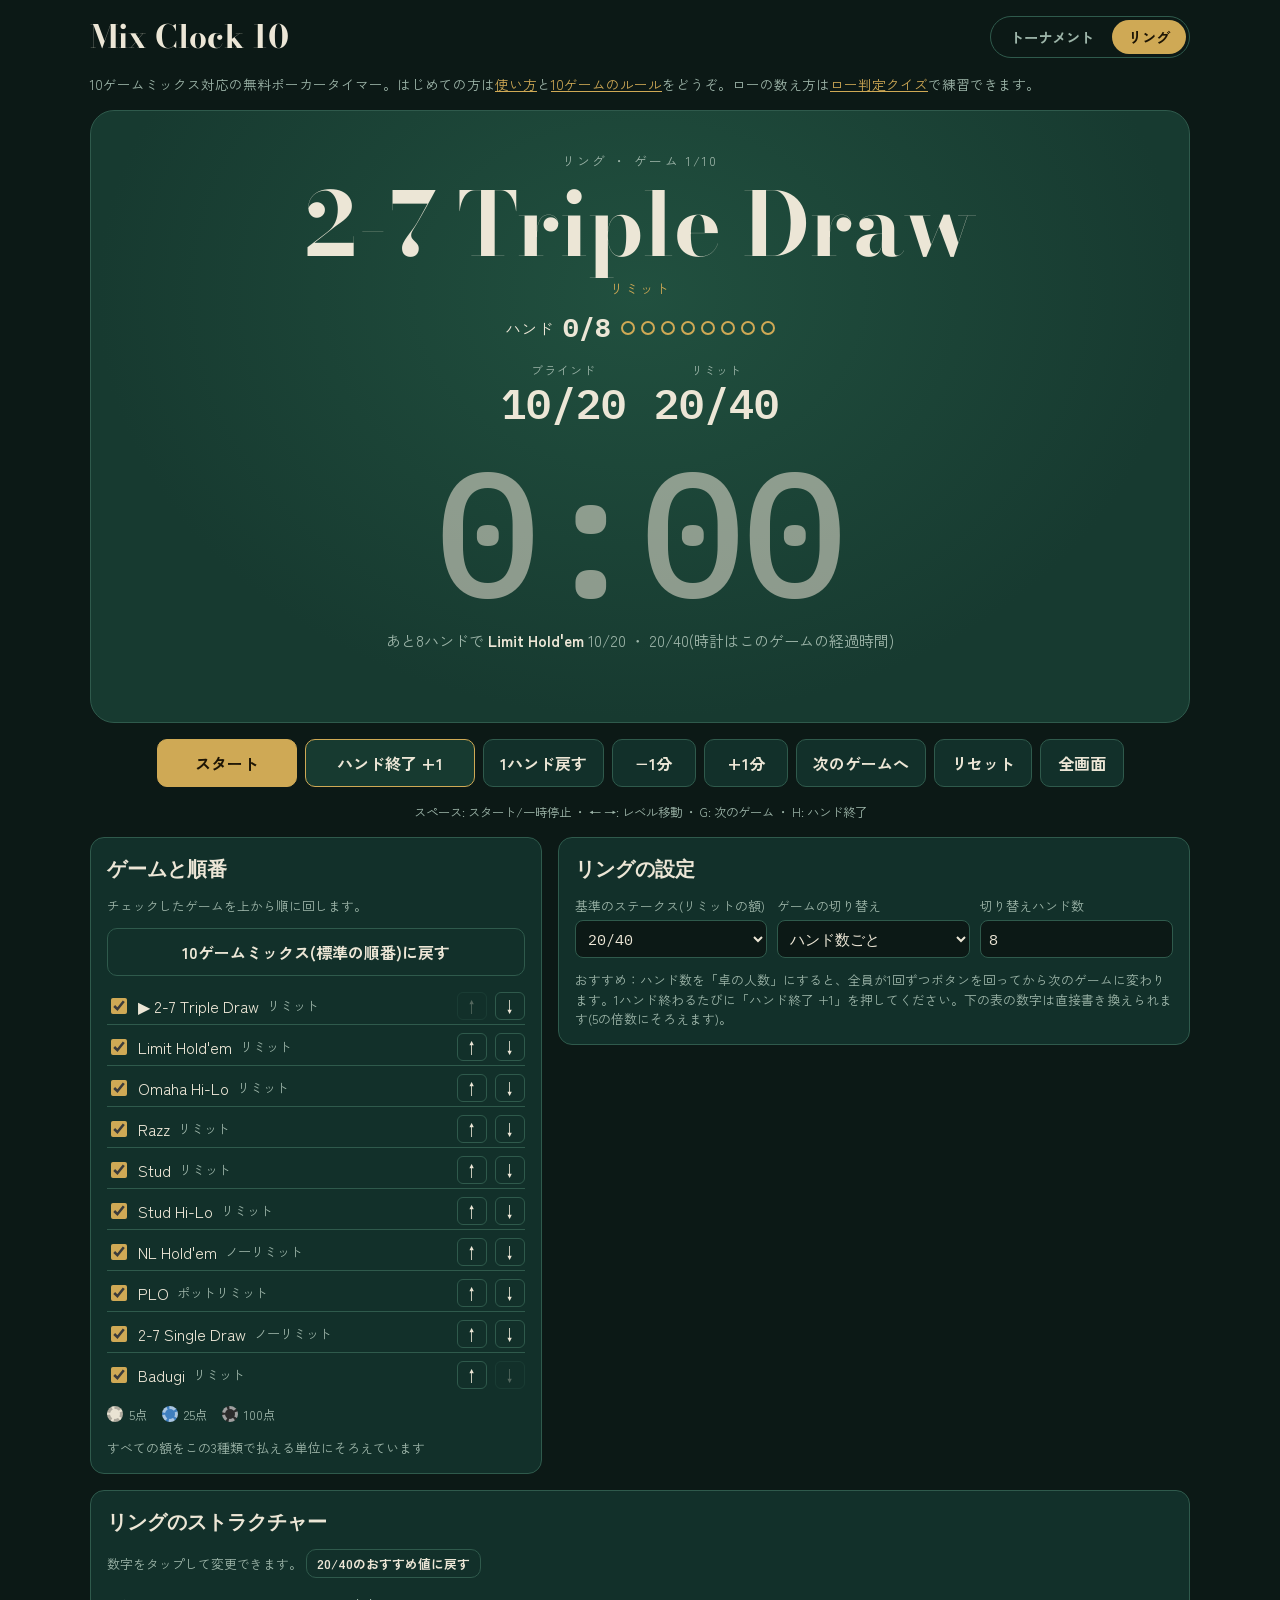
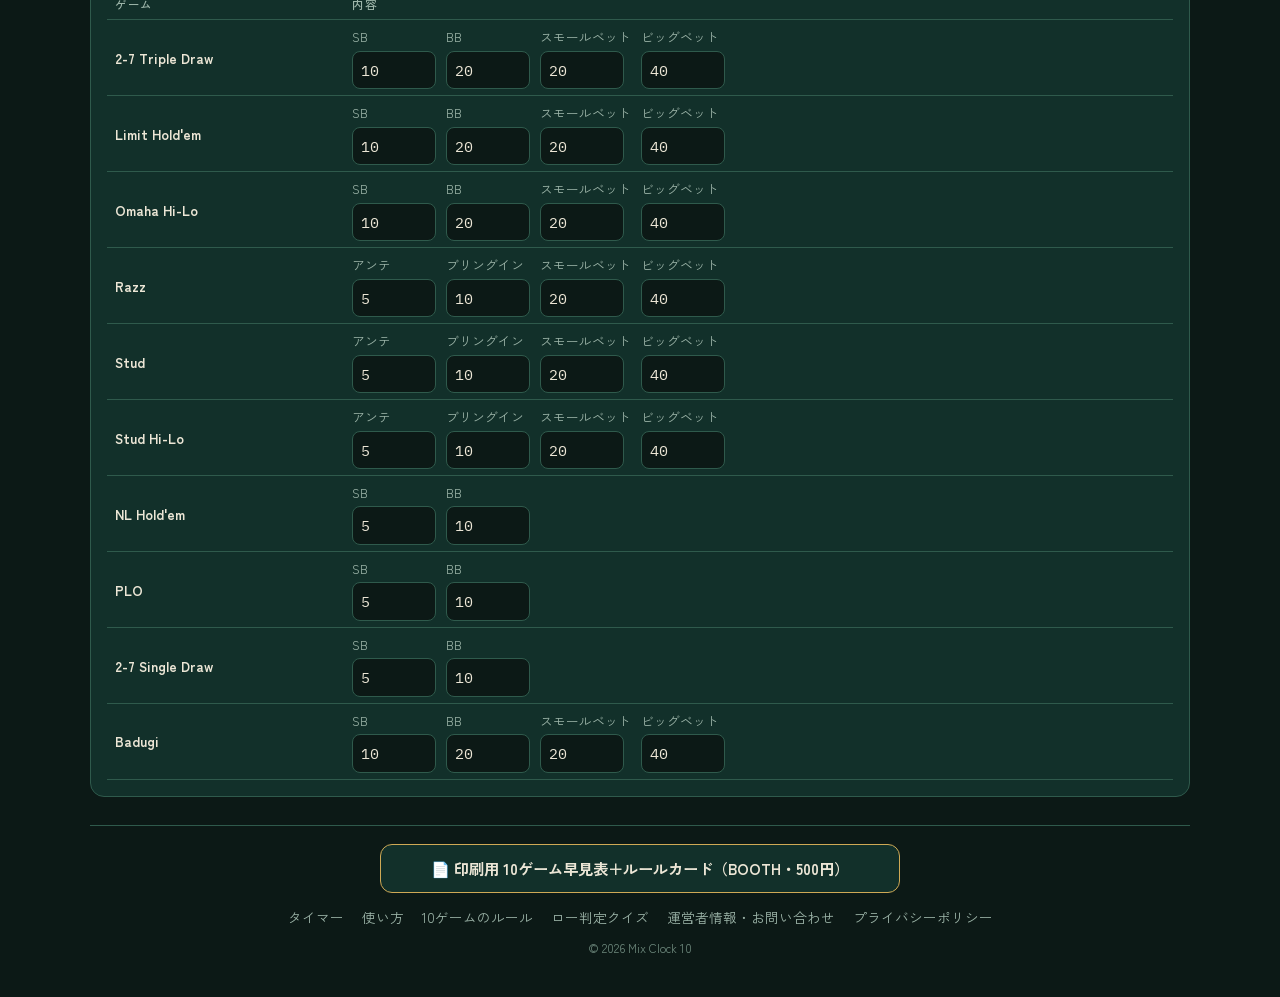
<file: index.html>
<!DOCTYPE html>
<html lang="ja">
<head>
<meta charset="utf-8">
<meta name="viewport" content="width=device-width,initial-scale=1,viewport-fit=cover">
<title>Mix Clock 10｜MIXゲーム用ブラインドタイマー（無料）</title>
<meta name="description" content="10ゲームミックス対応の無料ポーカータイマー。ハンド数・時間・レベルでゲームを自動切り替え。5・25・100点チップだけで払える額を自動計算。リング・トーナメント両対応。">
<link rel="preconnect" href="https://fonts.googleapis.com">
<link rel="preconnect" href="https://fonts.gstatic.com" crossorigin>
<link rel="stylesheet" href="https://fonts.googleapis.com/css2?family=Bodoni+Moda:opsz,wght@6..96,500;6..96,700&family=IBM+Plex+Mono:wght@400;500;600&family=Zen+Kaku+Gothic+New:wght@400;500;700&display=swap">
<link rel="stylesheet" href="site.css">
<style>
:root{
  --room:#0c1916;--felt:#173a30;--panel:#12302a;--line:#2f5a4c;--text:#ece6d6;--muted:#9db5a9;
  --brass:#cfa955;--brass-ink:#1d1505;--chip5:#e9e3d3;--chip25:#3f7fbf;--chip100:#2b2b2b;--alert:#e8998a;
  --f-display:"Bodoni Moda","Times New Roman",serif;
  --f-body:"Zen Kaku Gothic New","Hiragino Sans","Yu Gothic",system-ui,sans-serif;
  --f-mono:"IBM Plex Mono",ui-monospace,Menlo,monospace;
  color-scheme:dark;
}
*{box-sizing:border-box}
html,body{background:var(--room);color:var(--text);margin:0}
body{font-family:var(--f-body);line-height:1.5;padding:calc(16px + env(safe-area-inset-top)) max(16px,env(safe-area-inset-right)) calc(40px + env(safe-area-inset-bottom)) max(16px,env(safe-area-inset-left))}
.wrap{max-width:1100px;margin:0 auto;display:flex;flex-direction:column;gap:16px}
header{display:flex;flex-wrap:wrap;justify-content:space-between;align-items:center;gap:10px 20px}
h1{font-family:var(--f-display);font-size:2rem;line-height:1;margin:0;font-weight:700}
.seg{display:inline-flex;border:1px solid var(--line);border-radius:999px;padding:3px;gap:2px}
.seg button{font:inherit;font-size:.9rem;font-weight:700;border:0;border-radius:999px;padding:6px 16px;background:transparent;color:var(--muted);cursor:pointer}
.seg button[aria-pressed="true"]{background:var(--brass);color:var(--brass-ink)}
.clock{background:radial-gradient(ellipse at 50% 30%,#21503f,var(--felt) 70%);border:1px solid var(--line);border-radius:24px;padding:clamp(18px,4vw,40px);display:flex;flex-direction:column;align-items:center;text-align:center;gap:10px}
.clock.break{background:radial-gradient(ellipse at 50% 30%,#3a3320,#262113 70%)}
.eyebrow{font-size:.8rem;letter-spacing:.16em;color:var(--muted);font-variant-numeric:tabular-nums}
.game{font-family:var(--f-display);font-weight:700;font-size:clamp(2.6rem,9vw,5.5rem);line-height:1;text-wrap:balance}
.kind{font-size:.85rem;color:var(--brass);letter-spacing:.06em}
.struct{display:flex;flex-wrap:wrap;justify-content:center;gap:10px 28px;margin-top:4px}
.struct div{display:flex;flex-direction:column;align-items:center}
.struct span{font-size:.75rem;color:var(--muted);letter-spacing:.08em}
.struct b{font-family:var(--f-mono);font-weight:600;font-size:clamp(1.5rem,5vw,2.6rem);line-height:1.15;font-variant-numeric:tabular-nums}
.time{font-family:var(--f-mono);font-weight:500;font-size:clamp(4rem,19vw,11rem);line-height:1;letter-spacing:-.02em;font-variant-numeric:tabular-nums;margin-top:6px}
.time.warn{color:var(--alert)}
.time.paused{opacity:.55}
.next{font-size:.95rem;color:var(--muted);text-wrap:balance}
.next b{color:var(--text);font-weight:700}
.hands{display:flex;align-items:center;gap:10px;font-size:1rem;flex-wrap:wrap;justify-content:center;font-variant-numeric:tabular-nums}
.hands b{font-family:var(--f-mono);font-size:1.6rem}
.pips{display:flex;gap:6px;flex-wrap:wrap}
.pip{width:14px;height:14px;border-radius:50%;border:2px solid var(--brass)}
.pip.on{background:var(--brass)}
.notice{font-size:.9rem;color:var(--brass);min-height:1.4em;text-wrap:balance}
.controls{display:flex;flex-wrap:wrap;justify-content:center;gap:8px}
.btn{font:inherit;font-weight:700;padding:11px 16px;border-radius:10px;border:1px solid var(--line);background:var(--panel);color:var(--text);cursor:pointer;min-width:84px}
.btn:hover{border-color:var(--brass)}
.btn.primary{background:var(--brass);color:var(--brass-ink);border-color:var(--brass);min-width:140px}
.btn.hand{background:var(--felt);border-color:var(--brass);min-width:170px}
.btn:disabled{opacity:.35;cursor:not-allowed}
.keys{font-size:.78rem;color:var(--muted);text-align:center;margin:0}
.grid{display:grid;grid-template-columns:minmax(0,1fr) minmax(0,1.4fr);gap:16px;align-items:start}
.card{background:var(--panel);border:1px solid var(--line);border-radius:14px;padding:16px;display:flex;flex-direction:column;gap:12px;min-width:0}
h2{font-family:var(--f-display);font-size:1.25rem;margin:0;font-weight:700}
.sub{font-size:.8rem;color:var(--muted);margin:0}
.games{display:flex;flex-direction:column;gap:4px}
.grow{display:flex;align-items:center;gap:8px;padding:4px 0;border-bottom:1px solid var(--line)}
.grow:last-child{border-bottom:0}
.grow label{flex:1;display:flex;align-items:center;gap:8px;cursor:pointer}
.grow small{color:var(--muted)}
.mini{font:inherit;width:30px;height:28px;border-radius:6px;border:1px solid var(--line);background:transparent;color:var(--text);cursor:pointer}
.mini:disabled{opacity:.3}
input[type=checkbox]{accent-color:var(--brass);width:16px;height:16px}
.fields{display:grid;grid-template-columns:repeat(auto-fit,minmax(140px,1fr));gap:10px}
.field{display:flex;flex-direction:column;gap:4px;font-size:.8rem;color:var(--muted)}
select,input[type=number]{font:inherit;font-family:var(--f-mono);font-size:.95rem;color:var(--text);background:var(--room);border:1px solid var(--line);border-radius:8px;padding:7px 8px;width:100%}
.tablewrap{overflow-x:auto}
table{border-collapse:collapse;width:100%;font-size:.85rem;font-variant-numeric:tabular-nums}
th,td{padding:6px 8px;border-bottom:1px solid var(--line);text-align:left;white-space:nowrap}
th{font-size:.72rem;letter-spacing:.06em;color:var(--muted);font-weight:500}
td.num{font-family:var(--f-mono)}
tr.cur td{background:#1d4337}
tr.brk td{color:var(--brass)}
td.play{color:var(--text);font-weight:700}
td.idle{color:var(--muted)}
.tag{display:inline-block;font-size:.7rem;padding:1px 7px;border-radius:999px;border:1px solid var(--brass);color:var(--brass);margin-left:6px}
.ring input[type=number]{width:84px}
.chips{display:flex;gap:14px;flex-wrap:wrap;font-size:.8rem;color:var(--muted);align-items:center}
.chip{display:inline-flex;align-items:center;gap:6px}
.dot{width:16px;height:16px;border-radius:50%;border:3px dashed rgba(255,255,255,.55)}
.d5{background:var(--chip5);border-color:rgba(0,0,0,.25)}.d25{background:var(--chip25)}.d100{background:var(--chip100)}
.chip.gone{text-decoration:line-through;opacity:.5}
.intro{font-size:.85rem;color:var(--muted);margin:0}
.intro a{color:var(--brass)}
@media (max-width:820px){.grid{grid-template-columns:minmax(0,1fr)}}
@media (max-width:480px){.controls .btn{flex:1 1 30%;min-width:0;padding:11px 6px}.controls .btn.primary{flex-basis:100%}}
</style>
</head>
<body>
<div class="wrap">
  <header>
    <h1>Mix Clock 10</h1>
    <div class="seg" role="group" aria-label="モード">
      <button id="m-tour" data-mode="tour">トーナメント</button>
      <button id="m-ring" data-mode="ring">リング</button>
    </div>
  </header>
  <p class="intro">10ゲームミックス対応の無料ポーカータイマー。はじめての方は<a href="howto.html">使い方</a>と<a href="rules.html">10ゲームのルール</a>をどうぞ。ローの数え方は<a href="quiz.html">ロー判定クイズ</a>で練習できます。</p>

  <section class="clock" id="clock" aria-live="polite">
    <div class="eyebrow" id="eyebrow"></div>
    <div class="game" id="game"></div>
    <div class="kind" id="kind"></div>
    <div class="hands" id="hands" hidden></div>
    <div class="struct" id="struct"></div>
    <div class="time paused" id="time">20:00</div>
    <div class="next" id="next"></div>
    <div class="notice" id="notice"></div>
  </section>

  <div class="controls">
    <button class="btn primary" id="b-run">スタート</button>
    <button class="btn hand" id="b-hand" hidden>ハンド終了 +1</button>
    <button class="btn" id="b-handundo" hidden>1ハンド戻す</button>
    <button class="btn" id="b-minus">−1分</button>
    <button class="btn" id="b-plus">+1分</button>
    <button class="btn" id="b-prev">前のレベル</button>
    <button class="btn" id="b-next">次のレベル</button>
    <button class="btn" id="b-game">次のゲームへ</button>
    <button class="btn" id="b-reset">リセット</button>
    <button class="btn" id="b-full">全画面</button>
  </div>
  <p class="keys">スペース: スタート/一時停止 ・ ← →: レベル移動 ・ G: 次のゲーム ・ H: ハンド終了</p>

  <div class="grid">
    <section class="card">
      <h2>ゲームと順番</h2>
      <p class="sub">チェックしたゲームを上から順に回します。</p>
      <button class="btn" id="b-ten">10ゲームミックス(標準の順番)に戻す</button>
      <div class="games" id="games"></div>
      <div class="chips" id="chips"></div>
    </section>
    <section class="card" id="setup"></section>
  </div>

  <section class="card">
    <h2 id="sheet-title">ストラクチャー表</h2>
    <p class="sub" id="sheet-sub"></p>
    <div class="tablewrap" id="sheet"></div>
  </section>
</div>
<footer id="sitefoot"></footer>

<script>
const GAMES={
  TD27:{name:'2-7 Triple Draw',type:'lim',kind:'リミット'},
  LHE:{name:"Limit Hold'em",type:'lim',kind:'リミット'},
  O8:{name:'Omaha Hi-Lo',type:'lim',kind:'リミット'},
  RAZZ:{name:'Razz',type:'stud',kind:'リミット'},
  STUD:{name:'Stud',type:'stud',kind:'リミット'},
  STUD8:{name:'Stud Hi-Lo',type:'stud',kind:'リミット'},
  NLH:{name:"NL Hold'em",type:'nl',kind:'ノーリミット'},
  PLO:{name:'PLO',type:'pl',kind:'ポットリミット'},
  SD27:{name:'2-7 Single Draw',type:'nl',kind:'ノーリミット'},
  BADUGI:{name:'Badugi',type:'lim',kind:'リミット'},
};
const TEN=['TD27','LHE','O8','RAZZ','STUD','STUD8','NLH','PLO','SD27','BADUGI'];
const FIELDS={nl:[['sb','SB'],['bb','BB']],pl:[['sb','SB'],['bb','BB']],lim:[['sb','SB'],['bb','BB'],['lo','スモールベット'],['hi','ビッグベット']],stud:[['ante','アンテ'],['bi','ブリングイン'],['lo','スモールベット'],['hi','ビッグベット']]};
const LADDER=[10,20,30,40,60,80,100,150,200,300,400,500,600,800,1000,1200,1500,2000,2500,3000,4000,5000,6000,8000,10000,12000,15000,20000];
const LEVELS=24;
const STUD_BI10={RAZZ:{bi:10},STUD:{bi:10},STUD8:{bi:10}};
const DEF={mode:'ring',order:[...TEN],on:[...TEN],
  ringL:20,ringRot:'hands',ringRotMin:20,ringHands:8,custom:structuredClone(STUD_BI10),
  tourStartL:20,lvlMin:20,breakEvery:4,breakMin:10,tourRot:'level',tourRotMin:10,tourHands:8};

let st=load('mixclock10-settings',DEF);
let S=load('mixclock10-state',{pos:0,remain:null,running:false,last:0,gameIdx:0,gameRemain:null,gameElapsed:0,warned:false,handCount:0});
for(const g of Object.keys(GAMES))if(!st.order.includes(g))st.order.push(g);
st.order=st.order.filter(g=>GAMES[g]);
function load(k,d){try{const v=JSON.parse(localStorage.getItem(k));return v?{...structuredClone(d),...v}:structuredClone(d);}catch(e){return structuredClone(d);}}
function save(){try{localStorage.setItem('mixclock10-settings',JSON.stringify(st));localStorage.setItem('mixclock10-state',JSON.stringify(S));}catch(e){}}

/* amounts: everything lands on chips you actually have (5 / 25 / 100) */
const unitOf=v=>v<100?5:v<10000?25:100;
function nice(v){const u=unitOf(v);return Math.max(5,Math.round(v/u)*u);}
function sbOf(bb){const h=bb/2;for(const u of[100,25,5])if(h%u===0)return Math.max(5,h);for(const u of[100,25,5])if(bb%u===0){const f=Math.floor(h/u)*u;if(f>0)return f;}return 5;}
// L = small bet of the limit games. NL/PL blinds run at L/4 and L/2, stud ante ≈ 15–25% and bring-in ≈ 25–50% of L.
function auto(type,L){
  if(type==='nl'||type==='pl'){const bb=nice(L/2);return{sb:sbOf(bb),bb};}
  if(type==='lim'){const bb=nice(L);return{sb:sbOf(bb),bb,lo:bb,hi:bb*2};}
  const r=v=>L>=100?Math.max(25,Math.round(v/25)*25):nice(v);const ante=r(L*.15);return{ante,bi:Math.max(ante,r(L*.25)),lo:nice(L),hi:nice(L)*2};
}
function structOf(g,L,ring){const t=GAMES[g].type;const a=auto(t,L);return ring&&st.custom[g]?{...a,...st.custom[g]}:a;}
function cells(g,s){
  const t=GAMES[g].type;
  if(t==='nl'||t==='pl')return[['ブラインド',`${s.sb}/${s.bb}`]];
  if(t==='lim')return[['ブラインド',`${s.sb}/${s.bb}`],['リミット',`${s.lo}/${s.hi}`]];
  return[['アンテ',s.ante],['ブリングイン',s.bi],['リミット',`${s.lo}/${s.hi}`]];
}
const short=(g,s)=>cells(g,s).map(([k,v])=>GAMES[g].type==='stud'&&k!=='リミット'?`${k[0]==='ア'?'A':'BI'} ${v}`:v).join(' ・ ');
const vals=s=>Object.values(s);
const games=()=>st.order.filter(g=>st.on.includes(g));

/* tournament timeline */
function seq(){
  const out=[];let li=Math.max(0,LADDER.indexOf(+st.tourStartL));
  for(let n=1;n<=LEVELS;n++){
    out.push({kind:'lv',n,L:LADDER[Math.min(li+n-1,LADDER.length-1)],ms:st.lvlMin*60000});
    if(st.breakEvery>0&&n%st.breakEvery===0&&n<LEVELS)out.push({kind:'br',ms:st.breakMin*60000});
  }
  return out;
}
function allAt(L,unit){return games().every(g=>vals(structOf(g,L,false)).every(v=>v%unit===0));}
function firstLevel(unit){const lv=seq().filter(x=>x.kind==='lv');let f=null;for(let i=lv.length-1;i>=0;i--){if(allAt(lv[i].L,unit))f=lv[i].n;else break;}return f;}
function levelGame(n){const gs=games();if(!gs.length)return null;return gs[((n-1+S.gameIdx)%gs.length+gs.length)%gs.length];}
function curGame(){
  const gs=games();if(!gs.length)return null;
  if(st.mode==='tour'&&st.tourRot==='level'){const q=seq();const it=q[S.pos];const n=it.kind==='lv'?it.n:((q[S.pos+1]||{}).n||1);return levelGame(n);}
  return gs[((S.gameIdx%gs.length)+gs.length)%gs.length];
}
function rotMs(){return(st.mode==='ring'?st.ringRotMin:st.tourRotMin)*60000;}
function rotTimed(){return st.mode==='ring'?st.ringRot==='time':st.tourRot==='time';}
function rotHands(){return st.mode==='ring'?st.ringRot==='hands':st.tourRot==='hands';}
function handsN(){return Math.max(1,+(st.mode==='ring'?st.ringHands:st.tourHands)||8);}
const nextG=()=>{const gs=games();return gs[((S.gameIdx+1)%gs.length+gs.length)%gs.length];};
function tapSound(up){
  if(!ac)return;
  try{
    const t=ac.currentTime;
    // short wooden "chip click" + soft tone
    const len=Math.floor(ac.sampleRate*.04),buf=ac.createBuffer(1,len,ac.sampleRate),d=buf.getChannelData(0);
    for(let i=0;i<len;i++)d[i]=(Math.random()*2-1)*Math.pow(1-i/len,4);
    const n=ac.createBufferSource(),f=ac.createBiquadFilter(),ng=ac.createGain();
    n.buffer=buf;f.type='bandpass';f.frequency.value=up?2600:1400;f.Q.value=1.2;ng.gain.value=.6;
    n.connect(f);f.connect(ng);ng.connect(ac.destination);n.start(t);
    const o=ac.createOscillator(),g=ac.createGain();o.type='triangle';
    o.frequency.setValueAtTime(up?1046:523,t);o.frequency.exponentialRampToValueAtTime(up?1568:392,t+.08);
    g.gain.setValueAtTime(0,t);g.gain.linearRampToValueAtTime(.18,t+.01);g.gain.exponentialRampToValueAtTime(.001,t+.15);
    o.connect(g);g.connect(ac.destination);o.start(t);o.stop(t+.16);
  }catch(e){}
  try{navigator.vibrate&&navigator.vibrate(up?25:[15,40,15]);}catch(e){}
}
function handDone(d){
  if(!rotHands()||!games().length)return;
  audio();
  if(d<0&&!(S.handCount>0))return;
  tapSound(d>0);
  S.handCount=Math.max(0,(S.handCount||0)+d);
  if(S.handCount>=handsN()){S.handCount=0;S.gameIdx++;S.gameElapsed=0;chime(2);}
  save();renderAll();
}
function resetClock(){
  S.pos=0;S.running=false;S.gameIdx=0;S.gameElapsed=0;S.warned=false;S.handCount=0;
  S.remain=st.mode==='tour'?seq()[0].ms:null;
  S.gameRemain=rotTimed()?rotMs():null;
  releaseWake();save();renderAll();
}

/* ticking (wall-clock based, so a sleeping tab catches up) */
function tick(){
  if(!S.running){renderClock();return;}
  const now=Date.now();let dt=now-S.last;S.last=now;if(dt<0)dt=0;
  while(dt>0&&S.running){
    const q=seq();const it=st.mode==='tour'?q[S.pos]:null;
    let step=dt;
    if(it)step=Math.min(step,S.remain);
    const gameTicks=rotTimed()&&(!it||it.kind==='lv');
    if(gameTicks)step=Math.min(step,S.gameRemain);
    if(it)S.remain-=step;
    if(gameTicks)S.gameRemain-=step;else if(!rotTimed())S.gameElapsed+=step;
    dt-=step;
    if(gameTicks&&S.gameRemain<=0){S.gameIdx++;S.gameRemain=rotMs();chime(2);}
    if(it&&S.remain<=0){
      if(S.pos>=q.length-1){S.remain=0;S.running=false;chime(3);break;}
      moveLevel(1,true);chime(3);
    }
    if(step<=0&&dt>0)break;
  }
  const left=st.mode==='tour'?S.remain:(rotTimed()?S.gameRemain:null);
  if(left!=null&&left<=60000&&left>0&&!S.warned){S.warned=true;chime(1);}
  save();renderClock();
}
function moveLevel(d,auto){
  const q=seq();const np=Math.min(Math.max(S.pos+d,0),q.length-1);
  if(np===S.pos)return;
  S.pos=np;S.remain=q[np].ms;S.warned=false;
  if(!auto)save();
}

/* sound & screen */
let ac=null;
function audio(){try{ac=ac||new(window.AudioContext||window.webkitAudioContext)();if(ac.state==='suspended')ac.resume();}catch(e){}}
function chime(n){
  if(!ac)return;
  for(let i=0;i<n;i++){
    try{const o=ac.createOscillator(),g=ac.createGain();o.type='sine';o.frequency.value=n===1?660:880;
      const t=ac.currentTime+i*.32;g.gain.setValueAtTime(0,t);g.gain.linearRampToValueAtTime(.25,t+.02);g.gain.exponentialRampToValueAtTime(.001,t+.28);
      o.connect(g);g.connect(ac.destination);o.start(t);o.stop(t+.3);}catch(e){}
  }
}
let wake=null;
async function holdWake(){try{if('wakeLock' in navigator)wake=await navigator.wakeLock.request('screen');}catch(e){}}
function releaseWake(){try{wake&&wake.release();}catch(e){}wake=null;}
document.addEventListener('visibilitychange',()=>{if(document.visibilityState==='visible'){if(S.running)holdWake();tick();}});

/* rendering */
const $=id=>document.getElementById(id);
const fmt=ms=>{ms=Math.max(0,Math.ceil(ms/1000));const h=Math.floor(ms/3600),m=Math.floor(ms%3600/60),s=ms%60;return(h?h+':'+String(m).padStart(2,'0'):m)+':'+String(s).padStart(2,'0');};

function renderClock(){
  const gs=games();
  $('m-tour').setAttribute('aria-pressed',st.mode==='tour');$('m-ring').setAttribute('aria-pressed',st.mode==='ring');
  $('b-run').textContent=S.running?'一時停止':'スタート';
  $('b-prev').hidden=$('b-next').hidden=st.mode!=='tour';
  const hm=rotHands()&&gs.length>0;
  $('b-hand').hidden=$('b-handundo').hidden=!hm;
  const hc=S.handCount||0,hn=handsN();
  $('hands').hidden=!hm;
  if(hm)$('hands').innerHTML=`ハンド <b>${hc}/${hn}</b><span class="pips">${Array.from({length:hn},(_,i)=>`<i class="pip${i<hc?' on':''}"></i>`).join('')}</span>`;
  const handTxt=hm&&gs.length>1?`あと${hn-hc}ハンドで <b>${GAMES[nextG()].name}</b>`:'';
  if(!gs.length){$('game').textContent='ゲームを選んでください';$('struct').innerHTML='';$('kind').textContent='';$('time').textContent='--:--';$('next').textContent='';$('eyebrow').textContent='';$('notice').textContent='';return;}
  const clock=$('clock');
  if(st.mode==='ring'){
    clock.classList.remove('break');
    const g=curGame(),s=structOf(g,st.ringL,true);
    $('eyebrow').textContent=`リング ・ ゲーム ${((S.gameIdx%gs.length)+gs.length)%gs.length+1}/${gs.length}`;
    showGame(g,s);
    const ms=rotTimed()?S.gameRemain:S.gameElapsed;
    setTime(ms,rotTimed());
    const ng=nextG();
    $('next').innerHTML=gs.length>1?(rotHands()?`${handTxt} ${short(ng,structOf(ng,st.ringL,true))}(時計はこのゲームの経過時間)`:`次: <b>${GAMES[ng].name}</b> ${short(ng,structOf(ng,st.ringL,true))}${rotTimed()?'':'(手動で切り替え・時計は経過時間)'}`):'';
    $('notice').textContent='';
    return;
  }
  const q=seq(),it=q[S.pos];
  const nextLv=q.slice(S.pos+1).find(x=>x.kind==='lv');
  const lvAhead=(()=>{let c=0;for(let i=S.pos+1;i<q.length;i++){if(q[i].kind==='br')return c;if(q[i].kind==='lv')c++;}return null;})();
  if(it.kind==='br'){
    clock.classList.add('break');
    $('eyebrow').textContent='休憩';
    $('game').textContent='Break';$('kind').textContent='';$('struct').innerHTML='';
    setTime(S.remain,true);
    $('hands').hidden=true;
    if(nextLv){const g=levelGameAt(nextLv);$('next').innerHTML=`再開: レベル ${nextLv.n} <b>${GAMES[g].name}</b> ${short(g,structOf(g,nextLv.L,false))}`;}
    const c5=firstLevel(25),c25=firstLevel(100);
    let note='';
    if(nextLv&&c5&&nextLv.n>=c5&&!(q[S.pos-1]&&q[S.pos-1].n>=c5))note='この休憩で5点チップをカラーアップ(25点に交換)';
    else if(nextLv&&c25&&nextLv.n>=c25&&!(q[S.pos-1]&&q[S.pos-1].n>=c25))note='この休憩で25点チップをカラーアップ(100点に交換)';
    $('notice').textContent=note;
    return;
  }
  clock.classList.remove('break');
  const g=levelGameAt(it);
  $('eyebrow').textContent=`レベル ${it.n}`+(lvAhead!=null&&st.breakEvery>0?` ・ 休憩まで あと${lvAhead}レベル`:'');
  showGame(g,structOf(g,it.L,false));
  setTime(S.remain,true);
  let nx='';
  if(st.tourRot==='time'&&gs.length>1){nx=`${fmt(S.gameRemain)}後に <b>${GAMES[nextG()].name}</b> ・ `;}
  if(handTxt)nx=handTxt+' ・ ';
  const after=q[S.pos+1];
  if(after){if(after.kind==='br')nx+=`このレベルの後は休憩 ${st.breakMin}分`;else{const ng=levelGameAt(after);nx+=`次のレベル: <b>${GAMES[ng].name}</b> ${short(ng,structOf(ng,after.L,false))}`;}}
  else nx+='最終レベル';
  $('next').innerHTML=nx;
  const c5=firstLevel(25);
  $('notice').textContent=c5&&it.n>=c5?'5点チップは不要です':'';
}
function levelGameAt(it){return st.tourRot==='level'?levelGame(it.n):curGame();}
function showGame(g,s){
  $('game').textContent=GAMES[g].name;$('kind').textContent=GAMES[g].kind;
  $('struct').innerHTML=cells(g,s).map(([k,v])=>`<div><span>${k}</span><b>${v}</b></div>`).join('');
}
function setTime(ms,countdown){
  const t=$('time');t.textContent=fmt(ms);
  t.classList.toggle('warn',countdown&&ms<=60000&&S.running);
  t.classList.toggle('paused',!S.running);
}
function renderGames(){
  const cur=curGame();
  $('games').innerHTML=st.order.map((g,i)=>`<div class="grow"><label><input type="checkbox" data-g="${g}"${st.on.includes(g)?' checked':''}> ${g===cur?'▶ ':''}${GAMES[g].name} <small>${GAMES[g].kind}</small></label><button class="mini" data-up="${i}" aria-label="${GAMES[g].name}を上へ"${i===0?' disabled':''}>↑</button><button class="mini" data-down="${i}" aria-label="${GAMES[g].name}を下へ"${i===st.order.length-1?' disabled':''}>↓</button></div>`).join('');
  const c5=st.mode==='tour'?firstLevel(25):null,c25=st.mode==='tour'?firstLevel(100):null;
  const curN=st.mode==='tour'?(seq()[S.pos].n||0):0;
  $('chips').innerHTML=`<span class="chip${c5&&curN>=c5?' gone':''}"><i class="dot d5"></i>5点</span><span class="chip${c25&&curN>=c25?' gone':''}"><i class="dot d25"></i>25点</span><span class="chip"><i class="dot d100"></i>100点</span><span>すべての額をこの3種類で払える単位にそろえています</span>`;
}
function opt(list,v,lab=x=>x){return list.map(x=>`<option value="${x}"${String(x)===String(v)?' selected':''}>${lab(x)}</option>`).join('');}
function renderSetup(){
  const el=$('setup');
  if(st.mode==='ring'){
    el.innerHTML=`<h2>リングの設定</h2>
    <div class="fields">
      <label class="field">基準のステークス(リミットの額)<select id="s-ringL">${opt([10,20,40,60,100,200,400],st.ringL,x=>`${x}/${x*2}`)}</select></label>
      <label class="field">ゲームの切り替え<select id="s-ringRot">${opt(['time','hands','manual'],st.ringRot,x=>({time:'時間で自動',hands:'ハンド数ごと',manual:'手動(1周ごとなど)'})[x])}</select></label>
      ${st.ringRot==='hands'?`<label class="field">切り替えハンド数<input type="number" id="s-ringHands" min="1" max="50" value="${st.ringHands}"></label>`:`<label class="field">切り替え間隔(分)<input type="number" id="s-ringRotMin" min="1" max="120" value="${st.ringRotMin}"${st.ringRot==='time'?'':' disabled'}></label>`}
    </div>
    <p class="sub">おすすめ：ハンド数を「卓の人数」にすると、全員が1回ずつボタンを回ってから次のゲームに変わります。1ハンド終わるたびに「ハンド終了 +1」を押してください。下の表の数字は直接書き換えられます(5の倍数にそろえます)。</p>`;
  }else{
    el.innerHTML=`<h2>トーナメントの設定</h2>
    <div class="fields">
      <label class="field">最初のレベル(リミットの額)<select id="s-tourStartL">${opt(LADDER.slice(0,13),st.tourStartL,x=>`${x}/${x*2}`)}</select></label>
      <label class="field">1レベルの時間(分)<input type="number" id="s-lvlMin" min="1" max="120" value="${st.lvlMin}"></label>
      <label class="field">休憩の頻度<select id="s-breakEvery">${opt([0,2,3,4,5,6],st.breakEvery,x=>x?`${x}レベルごと`:'なし')}</select></label>
      <label class="field">休憩の長さ(分)<input type="number" id="s-breakMin" min="1" max="60" value="${st.breakMin}"${st.breakEvery?'':' disabled'}></label>
      <label class="field">ゲームの切り替え<select id="s-tourRot">${opt(['level','hands','time','manual'],st.tourRot,x=>({level:'レベルごと',hands:'ハンド数ごと',time:'時間で自動',manual:'手動'})[x])}</select></label>
      ${st.tourRot==='hands'?`<label class="field">切り替えハンド数<input type="number" id="s-tourHands" min="1" max="50" value="${st.tourHands}"></label>`:`<label class="field">切り替え間隔(分)<input type="number" id="s-tourRotMin" min="1" max="120" value="${st.tourRotMin}"${st.tourRot==='time'?'':' disabled'}></label>`}
    </div>
    <p class="sub">設定を変えると時計はレベル1に戻ります。</p>`;
  }
}
function renderSheet(){
  const gs=games();const el=$('sheet');
  if(!gs.length){el.innerHTML='<p class="sub">ゲームを1つ以上選ぶと表が出ます。</p>';return;}
  if(st.mode==='ring'){
    $('sheet-title').textContent='リングのストラクチャー';
    $('sheet-sub').innerHTML=`数字をタップして変更できます。 <button class="btn" id="b-std" style="padding:4px 10px;font-size:.8rem;min-width:0">20/40のおすすめ値に戻す</button>`;
    el.innerHTML=`<table class="ring"><thead><tr><th>ゲーム</th><th>内容</th></tr></thead><tbody>`+gs.map(g=>{
      const s=structOf(g,st.ringL,true);
      const ins=FIELDS[GAMES[g].type].map(([k,lab])=>`<label class="field" style="display:inline-flex;margin-right:10px">${lab}<input type="number" step="5" min="5" data-cg="${g}" data-ck="${k}" value="${s[k]}"></label>`).join('');
      return `<tr><td class="play">${GAMES[g].name}</td><td>${ins}</td></tr>`;}).join('')+`</tbody></table>`;
    return;
  }
  $('sheet-title').textContent='トーナメントのストラクチャー表';
  $('sheet-sub').textContent=st.tourRot==='level'?'太字がそのレベルで行うゲームです。':'各レベルで全ゲーム共通のステークスです。';
  const q=seq(),c5=firstLevel(25),c25=firstLevel(100);
  let t=0;
  el.innerHTML=`<table><thead><tr><th>レベル</th><th>開始</th>${gs.map(g=>`<th>${GAMES[g].name}</th>`).join('')}</tr></thead><tbody>`+
    q.map((it,i)=>{
      const start=fmt(t);t+=it.ms;
      const cur=i===S.pos?' class="cur"':'';
      if(it.kind==='br')return `<tr class="brk${i===S.pos?' cur':''}"><td>休憩</td><td class="num">${start}</td><td colspan="${gs.length}">${st.breakMin}分</td></tr>`;
      const play=st.tourRot==='level'?levelGame(it.n):null;
      const tags=(it.n===c5?'<span class="tag">5点チップ不要</span>':'')+(it.n===c25?'<span class="tag">25点チップ不要</span>':'');
      return `<tr${cur}><td class="num">${it.n}${tags}</td><td class="num">${start}</td>${gs.map(g=>`<td class="num ${play?(g===play?'play':'idle'):''}">${short(g,structOf(g,it.L,false))}</td>`).join('')}</tr>`;
    }).join('')+`</tbody></table>`;
}
function renderAll(){renderClock();renderGames();renderSetup();renderSheet();}

/* events */
function toggleRun(){
  audio();
  if(!games().length)return;
  S.running=!S.running;S.last=Date.now();
  if(S.running)holdWake();else releaseWake();
  save();renderClock();
}
$('b-run').onclick=toggleRun;
$('b-plus').onclick=()=>adjust(60000);
$('b-minus').onclick=()=>adjust(-60000);
function adjust(d){
  if(st.mode==='tour')S.remain=Math.max(1000,S.remain+d);
  else if(rotTimed())S.gameRemain=Math.max(1000,S.gameRemain+d);
  else S.gameElapsed=Math.max(0,S.gameElapsed+d);
  if((st.mode==='tour'?S.remain:S.gameRemain)>60000)S.warned=false;
  save();renderClock();
}
$('b-prev').onclick=()=>{moveLevel(-1);renderAll();};
$('b-next').onclick=()=>{moveLevel(1);renderAll();};
$('b-game').onclick=nextGameManual;
$('b-hand').onclick=()=>handDone(1);
$('b-handundo').onclick=()=>handDone(-1);
function nextGameManual(){S.gameIdx++;S.gameElapsed=0;S.handCount=0;if(rotTimed())S.gameRemain=rotMs();save();renderAll();}
$('b-reset').onclick=()=>{const b=$('b-reset');if(b.dataset.armed){delete b.dataset.armed;b.textContent='リセット';resetClock();}else{b.dataset.armed='1';b.textContent='本当にリセット?';setTimeout(()=>{if(b.dataset.armed){delete b.dataset.armed;b.textContent='リセット';}},3000);}};
$('b-full').onclick=()=>{try{const d=document;if(d.fullscreenElement)d.exitFullscreen();else d.documentElement.requestFullscreen().catch(()=>{});}catch(e){}};
$('b-ten').onclick=()=>{st.order=[...TEN];st.on=[...TEN];resetClock();};
document.querySelectorAll('[data-mode]').forEach(b=>b.onclick=()=>{if(st.mode===b.dataset.mode)return;st.mode=b.dataset.mode;resetClock();});

$('games').addEventListener('change',e=>{const g=e.target.dataset.g;if(!g)return;st.on=e.target.checked?[...st.on,g]:st.on.filter(x=>x!==g);settingsChanged();});
$('games').addEventListener('click',e=>{const u=e.target.dataset.up,d=e.target.dataset.down;const i=u!=null?+u:d!=null?+d:null;if(i==null)return;const j=u!=null?i-1:i+1;[st.order[i],st.order[j]]=[st.order[j],st.order[i]];settingsChanged();});
$('setup').addEventListener('change',e=>{
  const id=e.target.id;if(!id.startsWith('s-'))return;const k=id.slice(2);
  let v=e.target.value;if(e.target.type==='number'||/L$|Every/.test(k))v=Math.max(+e.target.min||0,Math.min(+e.target.max||1e9,Math.round(+v)||0));
  if(k==='ringL')st.custom=+v===20?structuredClone(STUD_BI10):{};
  st[k]=v;settingsChanged();
});
document.addEventListener('click',e=>{if(e.target.id==='b-std'){st.ringL=20;st.custom=structuredClone(STUD_BI10);save();renderAll();}});
$('sheet').addEventListener('change',e=>{
  const g=e.target.dataset.cg,k=e.target.dataset.ck;if(!g)return;
  let v=Math.max(5,Math.round((+e.target.value||5)/5)*5);
  st.custom[g]={...(st.custom[g]||{}),[k]:v};save();renderClock();renderSheet();
});
function settingsChanged(){
  if(st.mode==='tour'){resetClock();}
  else{if(rotTimed()&&S.gameRemain==null)S.gameRemain=rotMs();save();renderAll();}
}
document.addEventListener('keydown',e=>{
  if(e.target.closest('input,select,button')&&e.key!=='Escape')return;
  if(e.key===' '){e.preventDefault();toggleRun();}
  else if(e.key==='ArrowRight'&&st.mode==='tour'){moveLevel(1);renderAll();}
  else if(e.key==='ArrowLeft'&&st.mode==='tour'){moveLevel(-1);renderAll();}
  else if(e.key.toLowerCase()==='g')nextGameManual();
  else if(e.key.toLowerCase()==='h')handDone(1);
});

/* start */
if(S.remain==null&&st.mode==='tour')S.remain=seq()[0].ms;
if(rotTimed()&&S.gameRemain==null)S.gameRemain=rotMs();
if(st.mode==='tour'&&S.pos>=seq().length)S.pos=0;
if(S.running)holdWake();
renderAll();tick();
setInterval(tick,250);
</script>
<script src="site.js"></script>
</body>
</html>
</file>
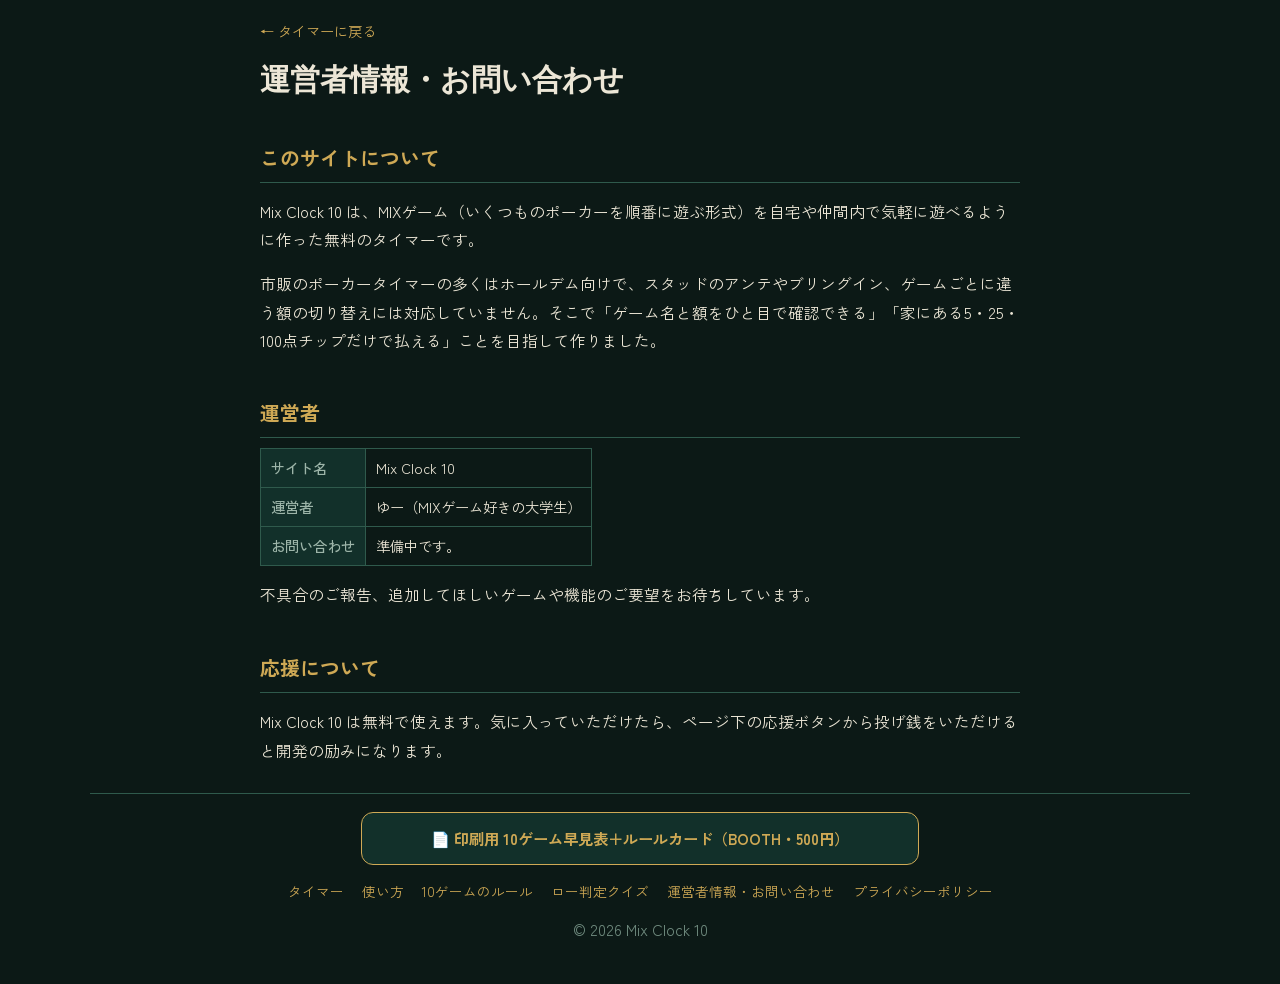
<file: about.html>
<!DOCTYPE html>
<html lang="ja">
<head>
<meta charset="utf-8">
<meta name="viewport" content="width=device-width,initial-scale=1,viewport-fit=cover">
<title>運営者情報・お問い合わせ｜Mix Clock 10</title>
<link rel="stylesheet" href="https://fonts.googleapis.com/css2?family=Bodoni+Moda:opsz,wght@6..96,700&family=Zen+Kaku+Gothic+New:wght@400;700&display=swap">
<link rel="stylesheet" href="site.css">
</head>
<body class="doc">
<main>
<a class="back" href="index.html">← タイマーに戻る</a>
<h1>運営者情報・お問い合わせ</h1>

<h2>このサイトについて</h2>
<p>Mix Clock 10 は、MIXゲーム（いくつものポーカーを順番に遊ぶ形式）を自宅や仲間内で気軽に遊べるように作った無料のタイマーです。</p>
<p>市販のポーカータイマーの多くはホールデム向けで、スタッドのアンテやブリングイン、ゲームごとに違う額の切り替えには対応していません。そこで「ゲーム名と額をひと目で確認できる」「家にある5・25・100点チップだけで払える」ことを目指して作りました。</p>

<h2>運営者</h2>
<table>
<tr><th>サイト名</th><td>Mix Clock 10</td></tr>
<tr><th>運営者</th><td>ゆー（MIXゲーム好きの大学生）</td></tr>
<tr><th>お問い合わせ</th><td id="contact">準備中です。</td></tr>
</table>
<p>不具合のご報告、追加してほしいゲームや機能のご要望をお待ちしています。</p>

<h2>応援について</h2>
<p>Mix Clock 10 は無料で使えます。気に入っていただけたら、ページ下の応援ボタンから投げ銭をいただけると開発の励みになります。</p>
</main>
<footer id="sitefoot"></footer>
<script src="site.js"></script>
</body>
</html>
</file>
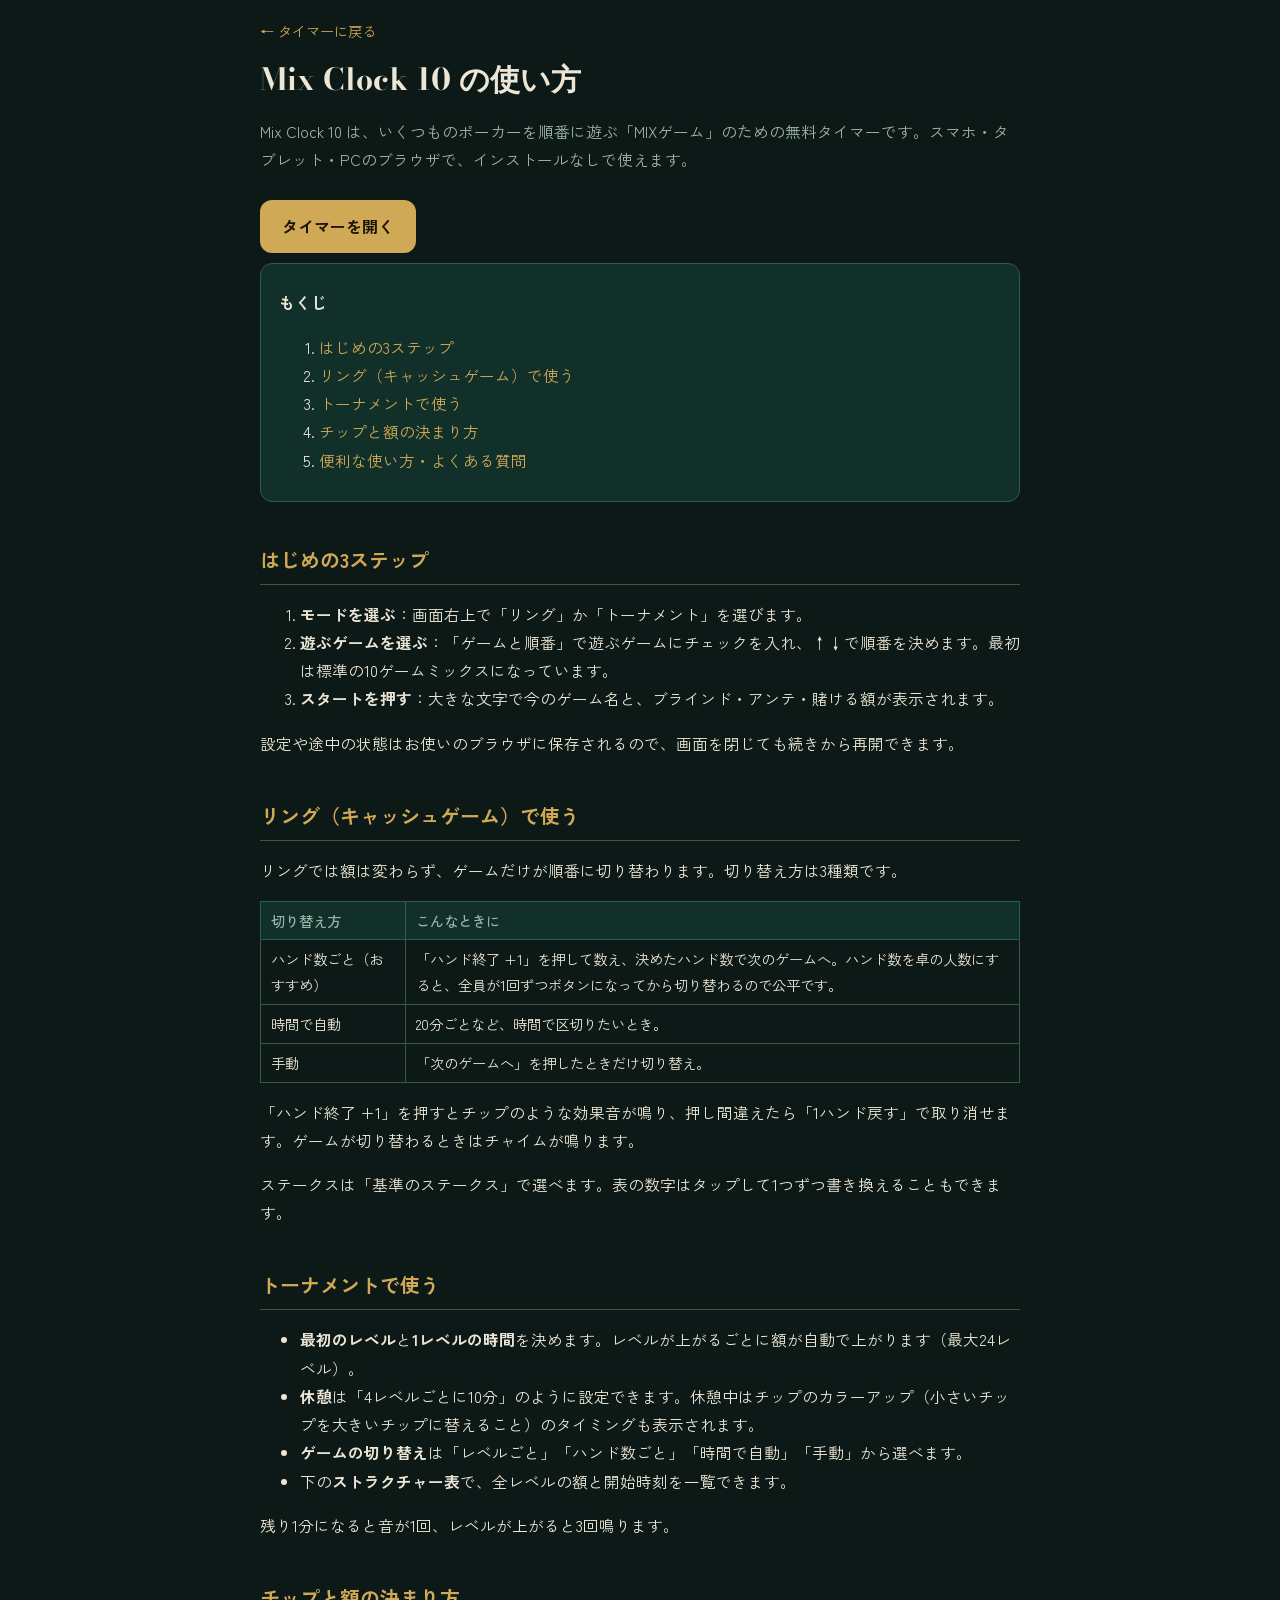
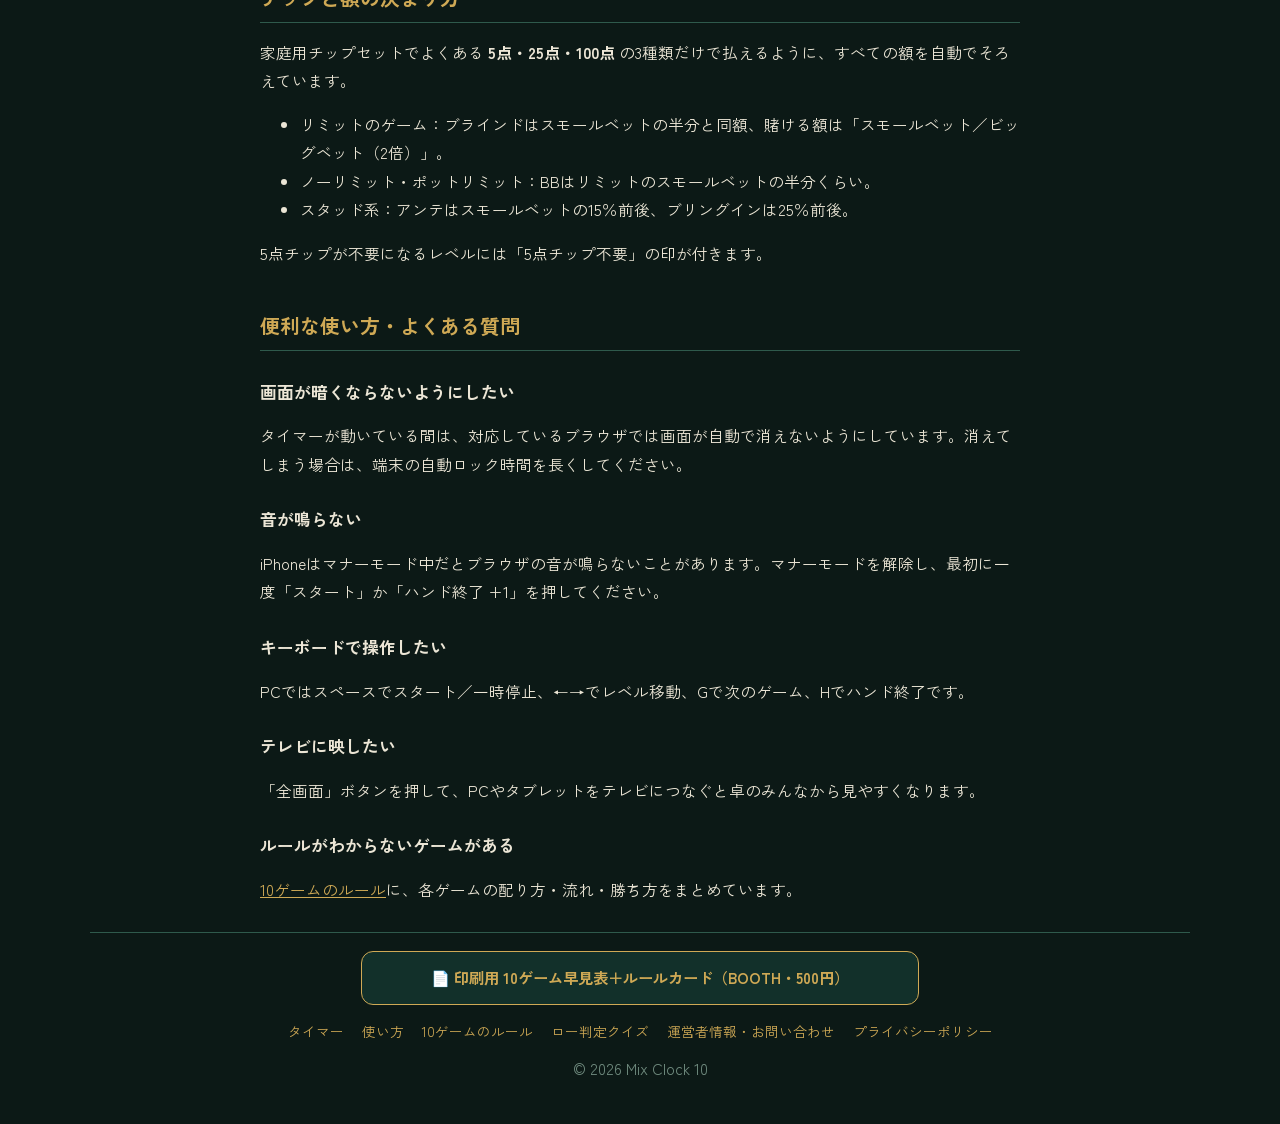
<file: howto.html>
<!DOCTYPE html>
<html lang="ja">
<head>
<meta charset="utf-8">
<meta name="viewport" content="width=device-width,initial-scale=1,viewport-fit=cover">
<title>使い方｜Mix Clock 10 MIXゲーム用ブラインドタイマー</title>
<meta name="description" content="Mix Clock 10の使い方。リング・トーナメントの設定、ハンド数でのゲーム切り替え、5・25・100点チップでの額の決め方を解説します。">
<link rel="stylesheet" href="https://fonts.googleapis.com/css2?family=Bodoni+Moda:opsz,wght@6..96,700&family=Zen+Kaku+Gothic+New:wght@400;700&display=swap">
<link rel="stylesheet" href="site.css">
</head>
<body class="doc">
<main>
<a class="back" href="index.html">← タイマーに戻る</a>
<h1>Mix Clock 10 の使い方</h1>
<p class="lead">Mix Clock 10 は、いくつものポーカーを順番に遊ぶ「MIXゲーム」のための無料タイマーです。スマホ・タブレット・PCのブラウザで、インストールなしで使えます。</p>
<a class="cta" href="index.html">タイマーを開く</a>

<div class="toc">
<p><b>もくじ</b></p>
<ol>
<li><a href="#start">はじめの3ステップ</a></li>
<li><a href="#ring">リング（キャッシュゲーム）で使う</a></li>
<li><a href="#tour">トーナメントで使う</a></li>
<li><a href="#chips">チップと額の決まり方</a></li>
<li><a href="#tips">便利な使い方・よくある質問</a></li>
</ol>
</div>

<h2 id="start">はじめの3ステップ</h2>
<ol>
<li><b>モードを選ぶ</b>：画面右上で「リング」か「トーナメント」を選びます。</li>
<li><b>遊ぶゲームを選ぶ</b>：「ゲームと順番」で遊ぶゲームにチェックを入れ、↑↓で順番を決めます。最初は標準の10ゲームミックスになっています。</li>
<li><b>スタートを押す</b>：大きな文字で今のゲーム名と、ブラインド・アンテ・賭ける額が表示されます。</li>
</ol>
<p>設定や途中の状態はお使いのブラウザに保存されるので、画面を閉じても続きから再開できます。</p>

<h2 id="ring">リング（キャッシュゲーム）で使う</h2>
<p>リングでは額は変わらず、ゲームだけが順番に切り替わります。切り替え方は3種類です。</p>
<table>
<tr><th>切り替え方</th><th>こんなときに</th></tr>
<tr><td>ハンド数ごと（おすすめ）</td><td>「ハンド終了 +1」を押して数え、決めたハンド数で次のゲームへ。ハンド数を卓の人数にすると、全員が1回ずつボタンになってから切り替わるので公平です。</td></tr>
<tr><td>時間で自動</td><td>20分ごとなど、時間で区切りたいとき。</td></tr>
<tr><td>手動</td><td>「次のゲームへ」を押したときだけ切り替え。</td></tr>
</table>
<p>「ハンド終了 +1」を押すとチップのような効果音が鳴り、押し間違えたら「1ハンド戻す」で取り消せます。ゲームが切り替わるときはチャイムが鳴ります。</p>
<p>ステークスは「基準のステークス」で選べます。表の数字はタップして1つずつ書き換えることもできます。</p>

<h2 id="tour">トーナメントで使う</h2>
<ul>
<li><b>最初のレベル</b>と<b>1レベルの時間</b>を決めます。レベルが上がるごとに額が自動で上がります（最大24レベル）。</li>
<li><b>休憩</b>は「4レベルごとに10分」のように設定できます。休憩中はチップのカラーアップ（小さいチップを大きいチップに替えること）のタイミングも表示されます。</li>
<li><b>ゲームの切り替え</b>は「レベルごと」「ハンド数ごと」「時間で自動」「手動」から選べます。</li>
<li>下の<b>ストラクチャー表</b>で、全レベルの額と開始時刻を一覧できます。</li>
</ul>
<p>残り1分になると音が1回、レベルが上がると3回鳴ります。</p>

<h2 id="chips">チップと額の決まり方</h2>
<p>家庭用チップセットでよくある <b>5点・25点・100点</b> の3種類だけで払えるように、すべての額を自動でそろえています。</p>
<ul>
<li>リミットのゲーム：ブラインドはスモールベットの半分と同額、賭ける額は「スモールベット／ビッグベット（2倍）」。</li>
<li>ノーリミット・ポットリミット：BBはリミットのスモールベットの半分くらい。</li>
<li>スタッド系：アンテはスモールベットの15％前後、ブリングインは25％前後。</li>
</ul>
<p>5点チップが不要になるレベルには「5点チップ不要」の印が付きます。</p>

<h2 id="tips">便利な使い方・よくある質問</h2>
<h3>画面が暗くならないようにしたい</h3>
<p>タイマーが動いている間は、対応しているブラウザでは画面が自動で消えないようにしています。消えてしまう場合は、端末の自動ロック時間を長くしてください。</p>
<h3>音が鳴らない</h3>
<p>iPhoneはマナーモード中だとブラウザの音が鳴らないことがあります。マナーモードを解除し、最初に一度「スタート」か「ハンド終了 +1」を押してください。</p>
<h3>キーボードで操作したい</h3>
<p>PCではスペースでスタート／一時停止、←→でレベル移動、Gで次のゲーム、Hでハンド終了です。</p>
<h3>テレビに映したい</h3>
<p>「全画面」ボタンを押して、PCやタブレットをテレビにつなぐと卓のみんなから見やすくなります。</p>
<h3>ルールがわからないゲームがある</h3>
<p><a href="rules.html">10ゲームのルール</a>に、各ゲームの配り方・流れ・勝ち方をまとめています。</p>
</main>
<footer id="sitefoot"></footer>
<script src="site.js"></script>
</body>
</html>
</file>
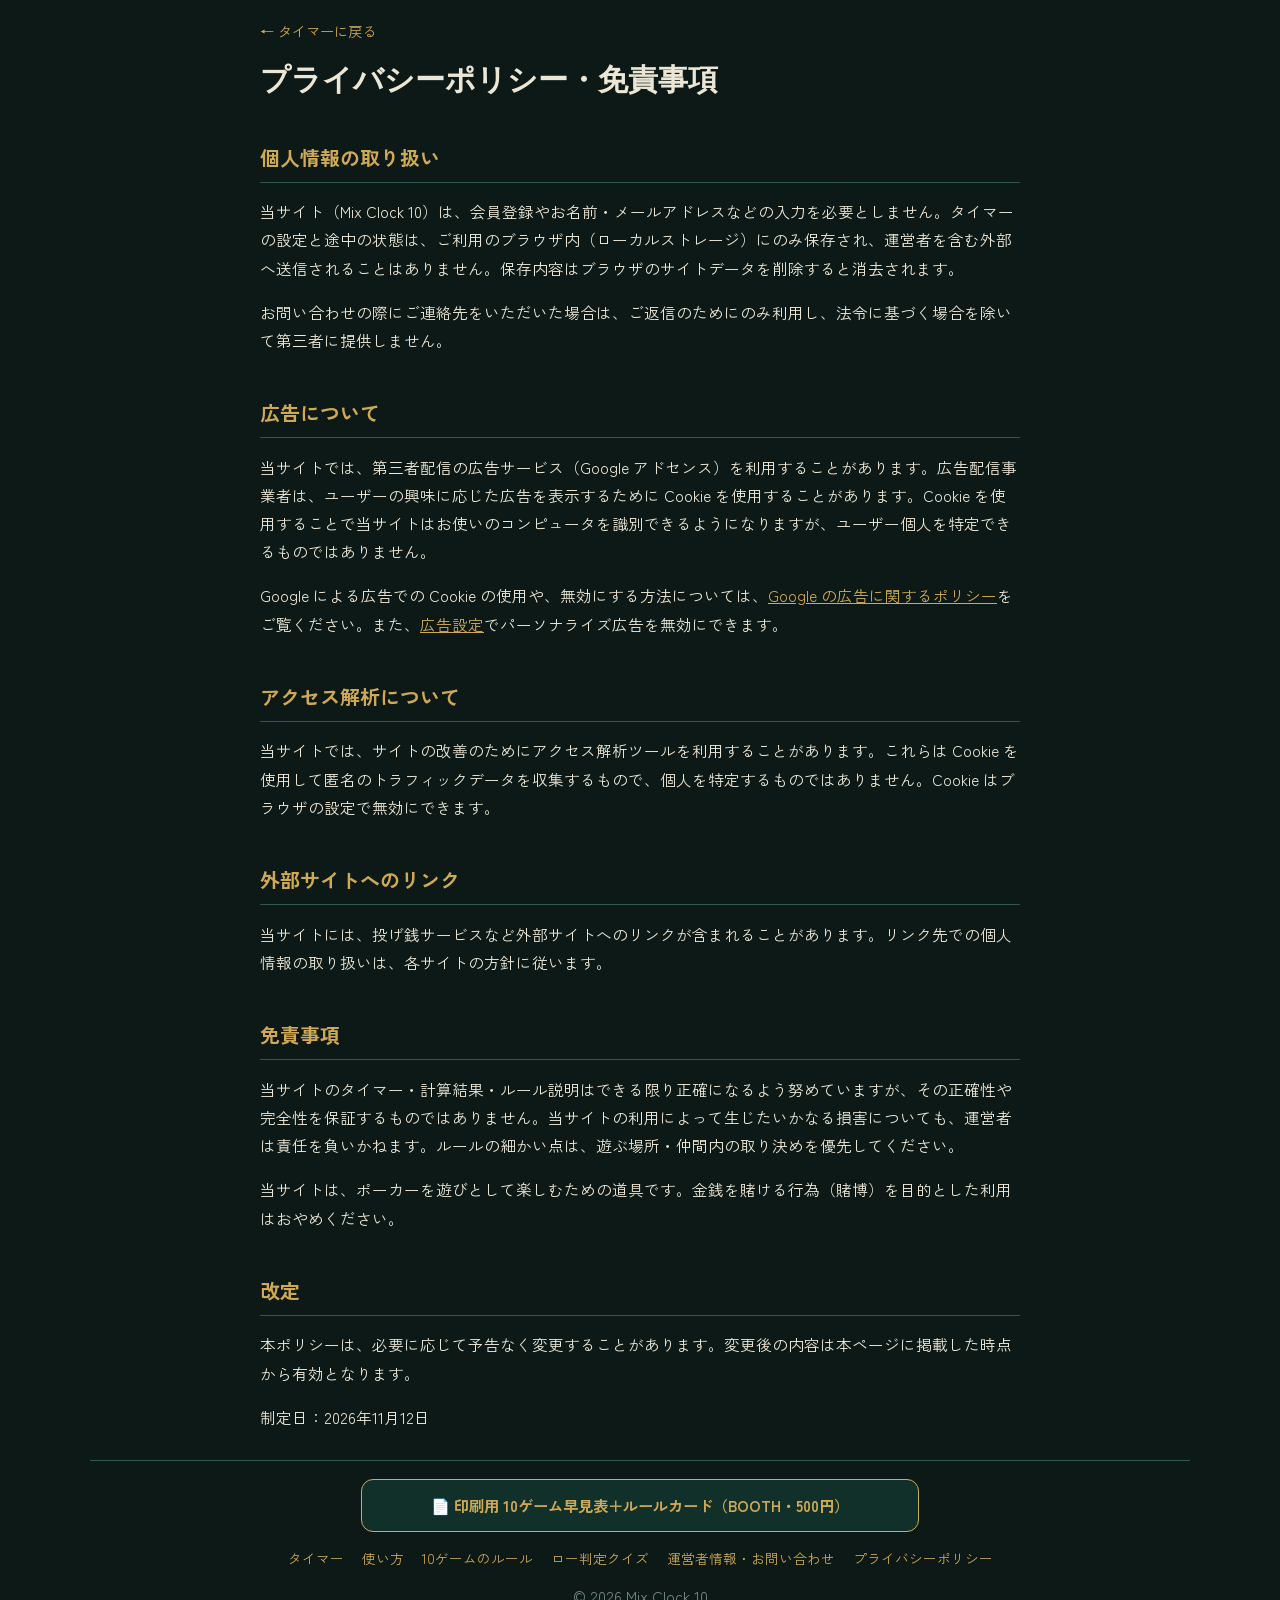
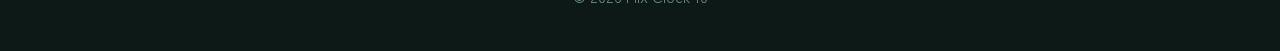
<file: privacy.html>
<!DOCTYPE html>
<html lang="ja">
<head>
<meta charset="utf-8">
<meta name="viewport" content="width=device-width,initial-scale=1,viewport-fit=cover">
<title>プライバシーポリシー・免責事項｜Mix Clock 10</title>
<link rel="stylesheet" href="https://fonts.googleapis.com/css2?family=Bodoni+Moda:opsz,wght@6..96,700&family=Zen+Kaku+Gothic+New:wght@400;700&display=swap">
<link rel="stylesheet" href="site.css">
</head>
<body class="doc">
<main>
<a class="back" href="index.html">← タイマーに戻る</a>
<h1>プライバシーポリシー・免責事項</h1>

<h2>個人情報の取り扱い</h2>
<p>当サイト（Mix Clock 10）は、会員登録やお名前・メールアドレスなどの入力を必要としません。タイマーの設定と途中の状態は、ご利用のブラウザ内（ローカルストレージ）にのみ保存され、運営者を含む外部へ送信されることはありません。保存内容はブラウザのサイトデータを削除すると消去されます。</p>
<p>お問い合わせの際にご連絡先をいただいた場合は、ご返信のためにのみ利用し、法令に基づく場合を除いて第三者に提供しません。</p>

<h2>広告について</h2>
<p>当サイトでは、第三者配信の広告サービス（Google アドセンス）を利用することがあります。広告配信事業者は、ユーザーの興味に応じた広告を表示するために Cookie を使用することがあります。Cookie を使用することで当サイトはお使いのコンピュータを識別できるようになりますが、ユーザー個人を特定できるものではありません。</p>
<p>Google による広告での Cookie の使用や、無効にする方法については、<a href="https://policies.google.com/technologies/ads?hl=ja" target="_blank" rel="noopener">Google の広告に関するポリシー</a>をご覧ください。また、<a href="https://adssettings.google.com/" target="_blank" rel="noopener">広告設定</a>でパーソナライズ広告を無効にできます。</p>

<h2>アクセス解析について</h2>
<p>当サイトでは、サイトの改善のためにアクセス解析ツールを利用することがあります。これらは Cookie を使用して匿名のトラフィックデータを収集するもので、個人を特定するものではありません。Cookie はブラウザの設定で無効にできます。</p>

<h2>外部サイトへのリンク</h2>
<p>当サイトには、投げ銭サービスなど外部サイトへのリンクが含まれることがあります。リンク先での個人情報の取り扱いは、各サイトの方針に従います。</p>

<h2>免責事項</h2>
<p>当サイトのタイマー・計算結果・ルール説明はできる限り正確になるよう努めていますが、その正確性や完全性を保証するものではありません。当サイトの利用によって生じたいかなる損害についても、運営者は責任を負いかねます。ルールの細かい点は、遊ぶ場所・仲間内の取り決めを優先してください。</p>
<p>当サイトは、ポーカーを遊びとして楽しむための道具です。金銭を賭ける行為（賭博）を目的とした利用はおやめください。</p>

<h2>改定</h2>
<p>本ポリシーは、必要に応じて予告なく変更することがあります。変更後の内容は本ページに掲載した時点から有効となります。</p>
<p>制定日：2026年11月12日</p>
</main>
<footer id="sitefoot"></footer>
<script src="site.js"></script>
</body>
</html>
</file>
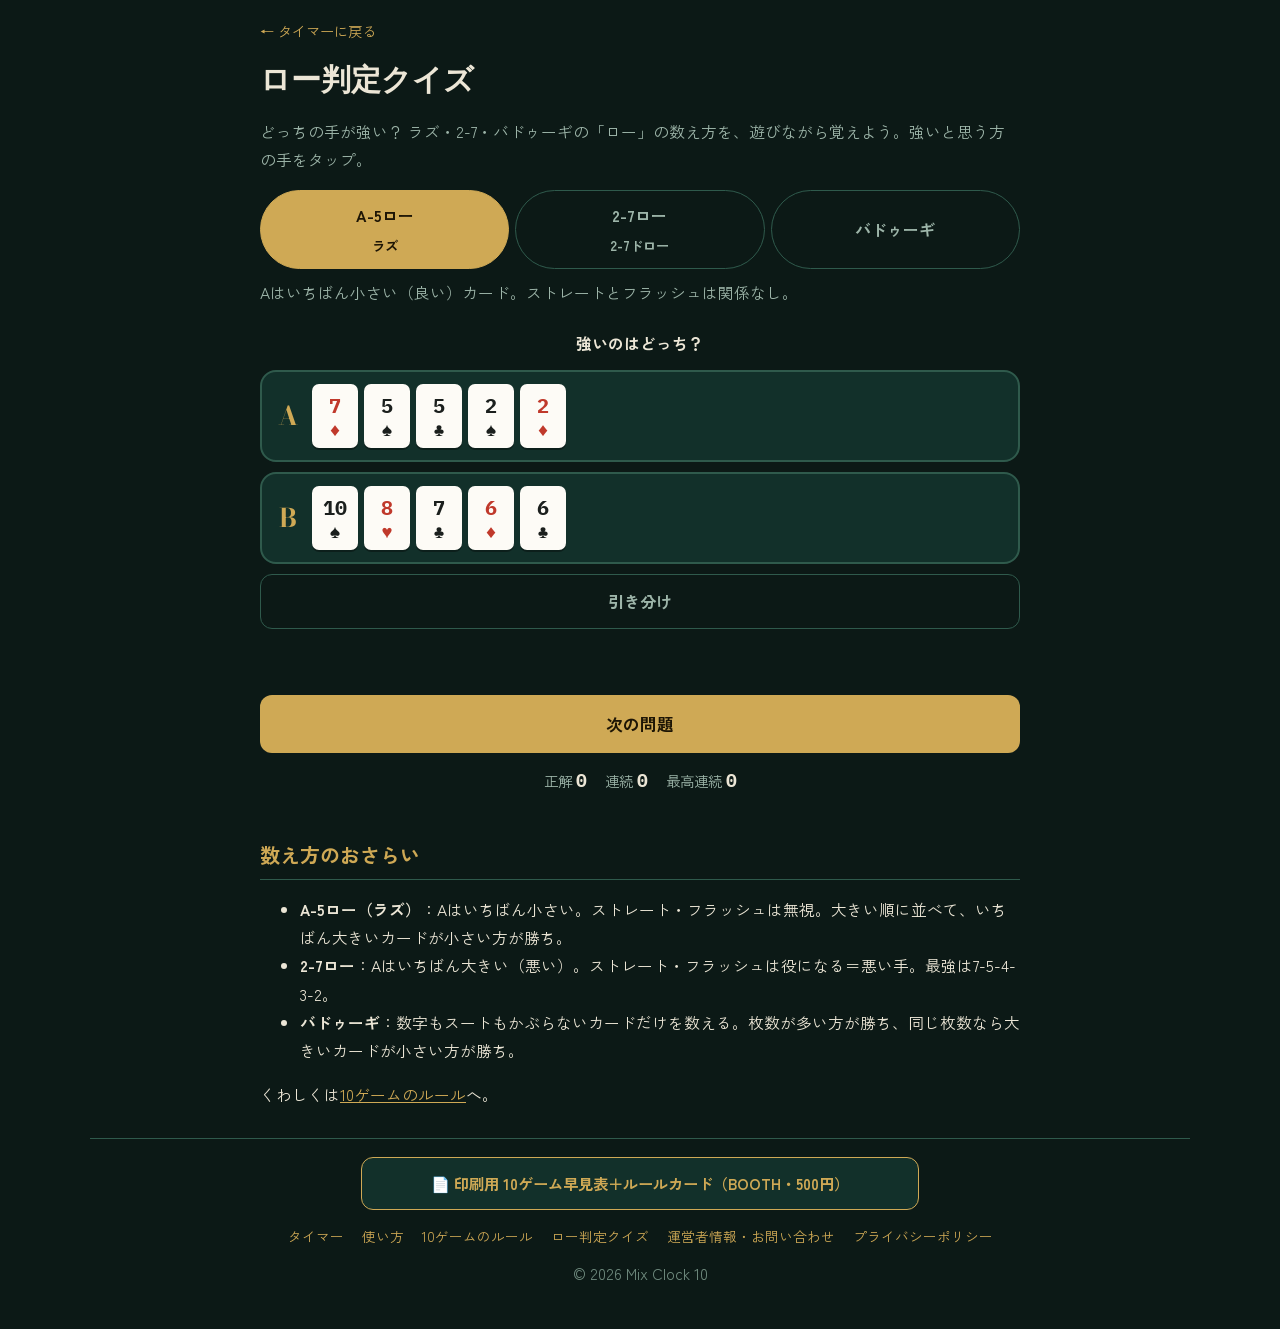
<file: quiz.html>
<!DOCTYPE html>
<html lang="ja">
<head>
<meta charset="utf-8">
<meta name="viewport" content="width=device-width,initial-scale=1,viewport-fit=cover">
<title>ロー判定クイズ（ラズ・2-7・バドゥーギ）｜Mix Clock 10</title>
<meta name="description" content="どっちのローが強い？ラズ（A-5ロー）、2-7ロー、バドゥーギの手の強さをスマホで練習できる無料クイズ。ミックスゲームの練習に。">
<link rel="stylesheet" href="https://fonts.googleapis.com/css2?family=Bodoni+Moda:opsz,wght@6..96,700&family=IBM+Plex+Mono:wght@500;600&family=Zen+Kaku+Gothic+New:wght@400;700&display=swap">
<link rel="stylesheet" href="site.css">
<style>
.modes{display:flex;gap:6px;margin:14px 0 10px;flex-wrap:wrap}
.modes button{flex:1;min-width:100px;font:inherit;font-weight:700;padding:10px 6px;border-radius:999px;border:1px solid #2f5a4c;background:transparent;color:#9db5a9;cursor:pointer}
.modes button[aria-pressed="true"]{background:#cfa955;color:#1d1505;border-color:#cfa955}
.rule{font-size:.85rem;color:#9db5a9;min-height:2.6em;margin:0 0 10px}
.q{font-size:1.15rem;font-weight:700;margin:4px 0 12px;text-align:center}
.hand{background:#12302a;border:2px solid #2f5a4c;border-radius:16px;padding:12px;margin-bottom:10px;display:flex;flex-wrap:wrap;align-items:center;gap:8px 10px;cursor:pointer;transition:border-color .15s}
.hand:hover{border-color:#cfa955}
.hand .lab{font-family:"Bodoni Moda",serif;font-size:1.6rem;font-weight:700;width:28px;text-align:center;color:#cfa955}
.cards{display:flex;gap:6px;flex-wrap:nowrap}
.c{width:46px;height:64px;border-radius:7px;background:#fdfbf6;color:#1b1f1d;display:flex;flex-direction:column;align-items:center;justify-content:center;font-family:"IBM Plex Mono",monospace;font-weight:600;line-height:1;box-shadow:0 2px 0 rgba(0,0,0,.35)}
.c b{font-size:1.25rem}.c i{font-style:normal;font-size:1.15rem;margin-top:3px}
.c.red{color:#c0392b}
.hand.win{border-color:#3ddc84;background:#173d2c}
.hand.lose{opacity:.55}
.why{flex-basis:100%;font-size:.85rem;color:#ece6d6;padding-left:38px}.why:empty{display:none}
.tiebtn{display:block;width:100%;font:inherit;font-weight:700;padding:12px;border-radius:12px;border:1px solid #2f5a4c;background:transparent;color:#9db5a9;cursor:pointer;margin-bottom:12px}
.result{min-height:3.2em;text-align:center;font-weight:700;font-size:1.05rem}
.result.ok{color:#3ddc84}.result.ng{color:#e8998a}
.next{display:block;width:100%;font:inherit;font-weight:700;padding:14px;border-radius:12px;border:0;background:#cfa955;color:#1d1505;cursor:pointer;font-size:1.05rem}
.score{display:flex;justify-content:center;gap:18px;margin:12px 0 0;font-size:.9rem;color:#9db5a9}
.score b{color:#ece6d6;font-family:"IBM Plex Mono",monospace;font-size:1.1rem}
@media (max-width:380px){.c{width:40px;height:56px}.c b{font-size:1.05rem}}
</style>
</head>
<body class="doc">
<main>
<a class="back" href="index.html">← タイマーに戻る</a>
<h1>ロー判定クイズ</h1>
<p class="lead">どっちの手が強い？ ラズ・2-7・バドゥーギの「ロー」の数え方を、遊びながら覚えよう。強いと思う方の手をタップ。</p>

<div class="modes" role="group" aria-label="モード">
  <button data-m="a5">A-5ロー<br><small>ラズ</small></button>
  <button data-m="27">2-7ロー<br><small>2-7ドロー</small></button>
  <button data-m="badugi">バドゥーギ</button>
</div>
<p class="rule" id="rule"></p>

<p class="q">強いのはどっち？</p>
<div class="hand" id="hA" data-pick="-1"><span class="lab">A</span><div class="cards" id="cA"></div><span class="why" id="wA"></span></div>
<div class="hand" id="hB" data-pick="1"><span class="lab">B</span><div class="cards" id="cB"></div><span class="why" id="wB"></span></div>
<button class="tiebtn" id="tie" data-pick="0">引き分け</button>
<div class="result" id="res"></div>
<button class="next" id="next" hidden>次の問題</button>
<div class="score"><span>正解 <b id="sOk">0</b></span><span>連続 <b id="sStreak">0</b></span><span>最高連続 <b id="sBest">0</b></span></div>

<h2>数え方のおさらい</h2>
<ul>
<li><b>A-5ロー（ラズ）</b>：Aはいちばん小さい。ストレート・フラッシュは無視。大きい順に並べて、いちばん大きいカードが小さい方が勝ち。</li>
<li><b>2-7ロー</b>：Aはいちばん大きい（悪い）。ストレート・フラッシュは役になる＝悪い手。最強は7-5-4-3-2。</li>
<li><b>バドゥーギ</b>：数字もスートもかぶらないカードだけを数える。枚数が多い方が勝ち、同じ枚数なら大きいカードが小さい方が勝ち。</li>
</ul>
<p>くわしくは<a href="rules.html">10ゲームのルール</a>へ。</p>
</main>
<footer id="sitefoot"></footer>
<script src="quiz-engine.js"></script>
<script>
const RULES={a5:'Aはいちばん小さい（良い）カード。ストレートとフラッシュは関係なし。',
 '27':'Aはいちばん大きい（悪い）カード。ストレートとフラッシュは悪い手になる。',
 badugi:'4枚から、数字もスートもかぶらないカードだけを数える。枚数が多い方が強い。'};
const SUIT={s:'♠',h:'♥',d:'♦',c:'♣'};
const $=id=>document.getElementById(id);
let mode='a5',cur=null,done=false;
let st={ok:0,streak:0,best:0};
try{st=Object.assign(st,JSON.parse(localStorage.getItem('lowquiz')||'{}'));}catch(e){}
try{const m=localStorage.getItem('lowquiz-mode');if(m&&RULES[m])mode=m;}catch(e){}
const save=()=>{try{localStorage.setItem('lowquiz',JSON.stringify(st));localStorage.setItem('lowquiz-mode',mode);}catch(e){}};
const cardHTML=c=>`<div class="c${c.s==='h'||c.s==='d'?' red':''}"><b>${LowQuiz.label(c.r)}</b><i>${SUIT[c.s]}</i></div>`;
function sortForMode(h){return [...h].sort((x,y)=>{const v=r=>mode==='27'?r:(r===14?1:r);return v(y.r)-v(x.r);});}
function newQ(){
  cur=LowQuiz.deal(mode);done=false;
  $('cA').innerHTML=sortForMode(cur.a).map(cardHTML).join('');
  $('cB').innerHTML=sortForMode(cur.b).map(cardHTML).join('');
  $('wA').textContent=$('wB').textContent='';
  ['hA','hB'].forEach(id=>$(id).classList.remove('win','lose'));
  $('res').textContent='';$('res').className='result';$('next').hidden=true;
}
function answer(pick){
  if(done)return;done=true;
  const r=LowQuiz.compare(mode,cur.a,cur.b);
  const ok=pick===r;
  st.ok+=ok?1:0;st.streak=ok?st.streak+1:0;st.best=Math.max(st.best,st.streak);save();
  $('wA').textContent=LowQuiz.describe(mode,cur.a);$('wB').textContent=LowQuiz.describe(mode,cur.b);
  if(r!==0){$(r<0?'hA':'hB').classList.add('win');$(r<0?'hB':'hA').classList.add('lose');}
  $('res').textContent=(ok?'正解！ ':'ざんねん… ')+(r===0?'引き分けでした':`${r<0?'A':'B'}の勝ち`);
  $('res').className='result '+(ok?'ok':'ng');
  $('next').hidden=false;renderScore();
}
function renderScore(){$('sOk').textContent=st.ok;$('sStreak').textContent=st.streak;$('sBest').textContent=st.best;}
function setMode(m){mode=m;save();document.querySelectorAll('.modes button').forEach(b=>b.setAttribute('aria-pressed',b.dataset.m===m));$('rule').textContent=RULES[m];newQ();}
document.querySelectorAll('.modes button').forEach(b=>b.onclick=()=>setMode(b.dataset.m));
[$('hA'),$('hB'),$('tie')].forEach(el=>el.onclick=()=>answer(+el.dataset.pick));
$('next').onclick=newQ;
renderScore();setMode(mode);
</script>
<script src="site.js"></script>
</body>
</html>
</file>
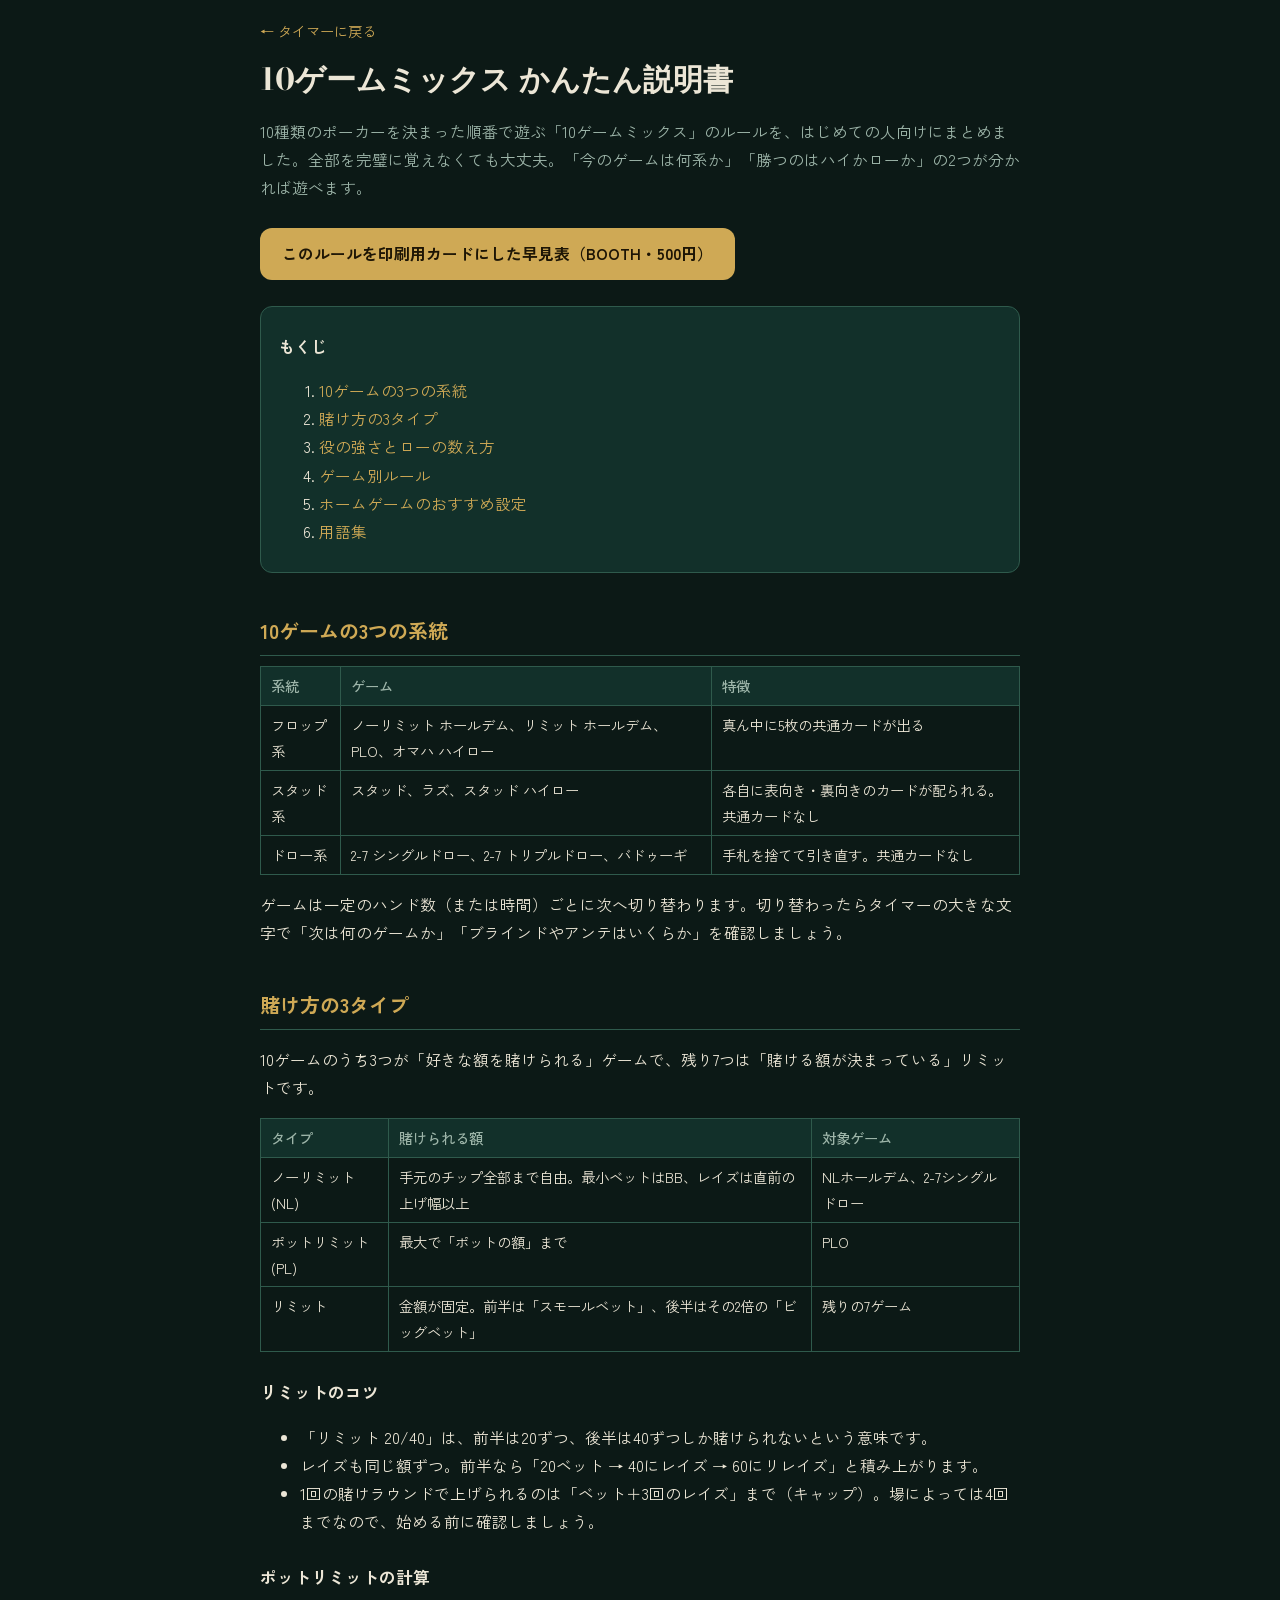
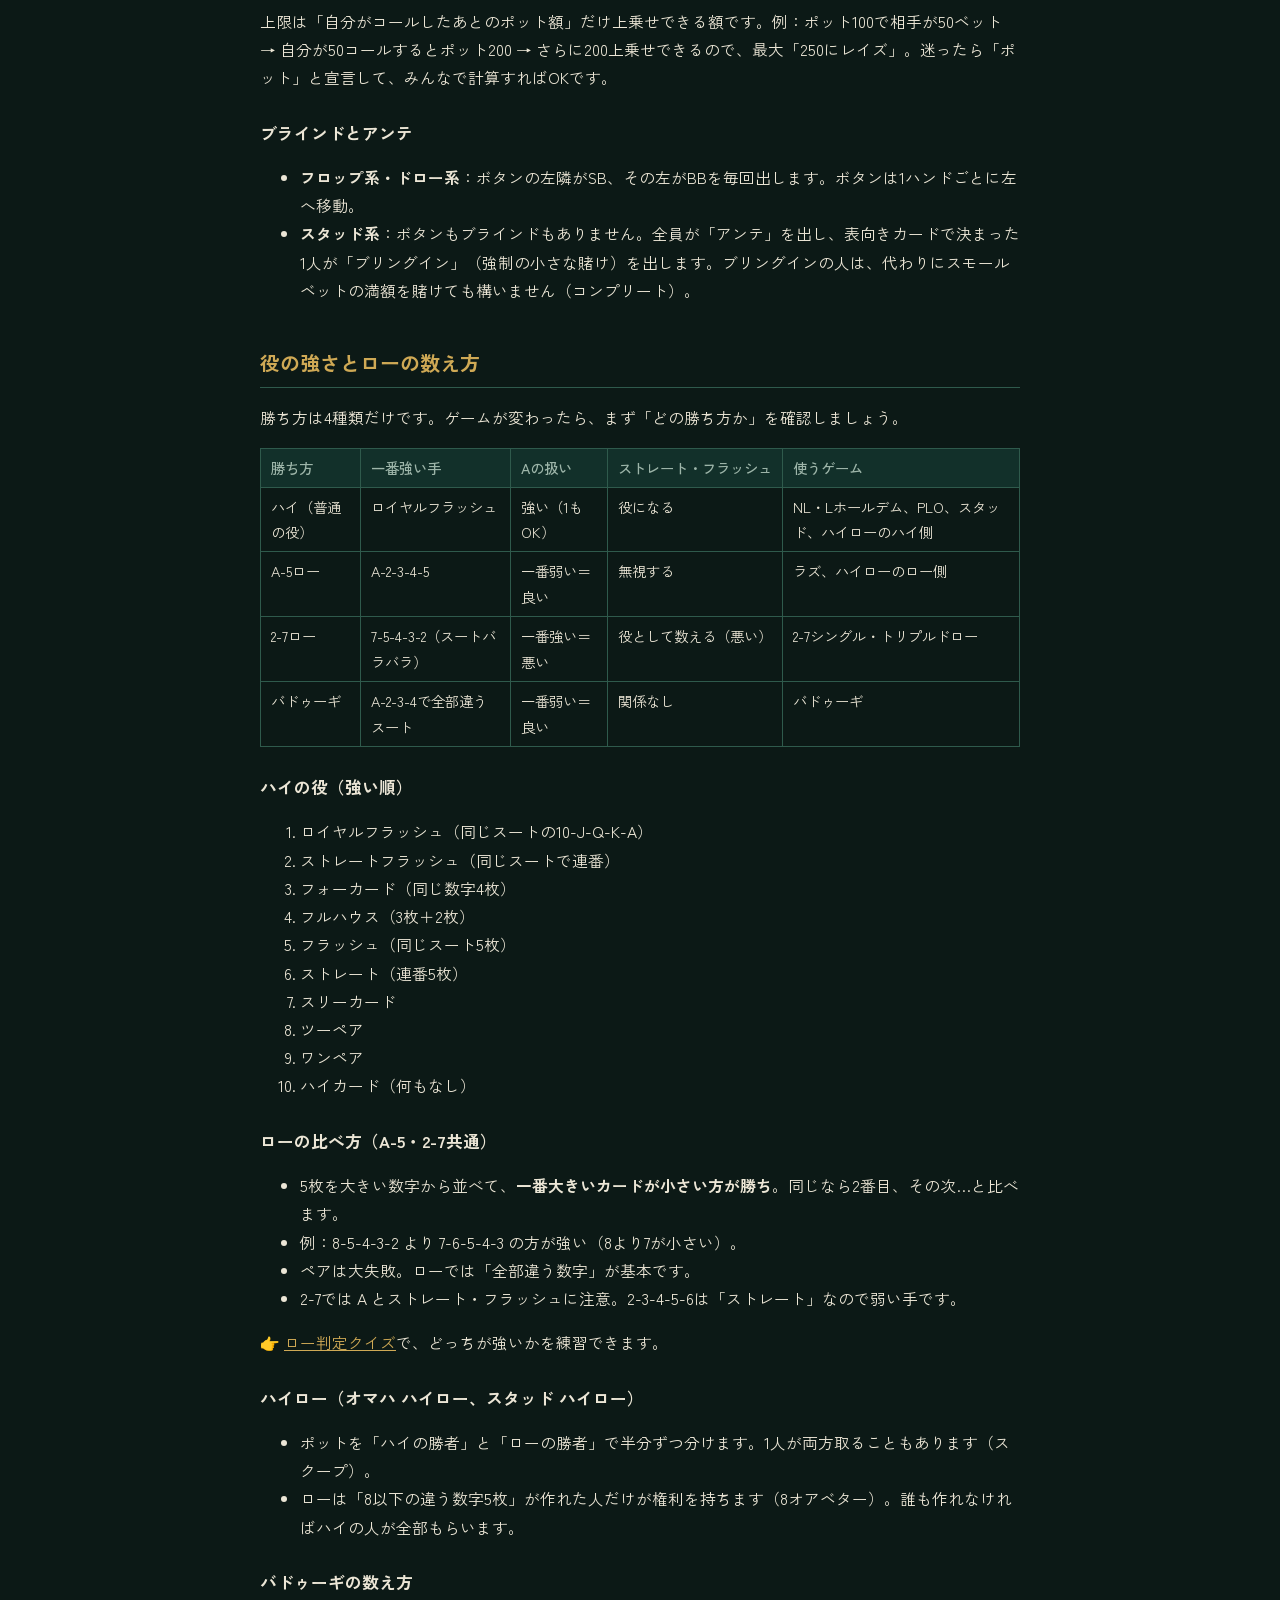
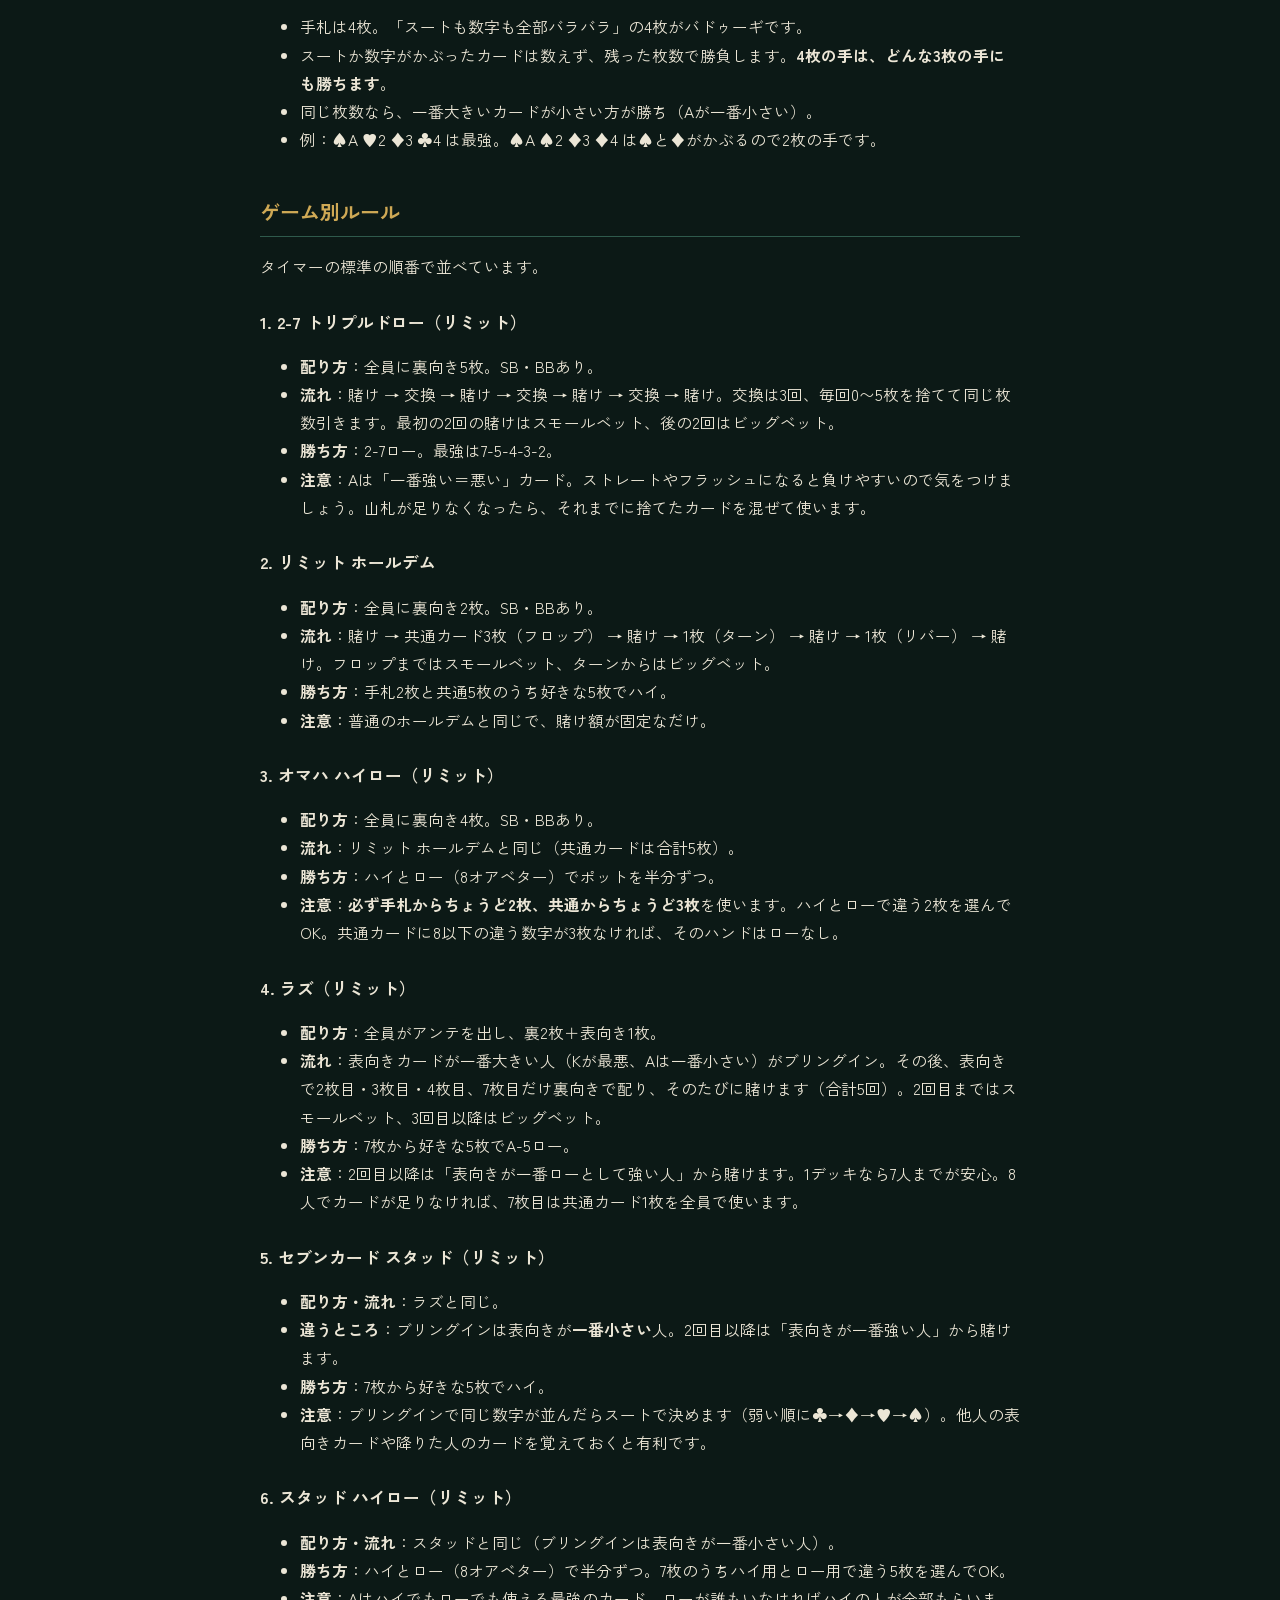
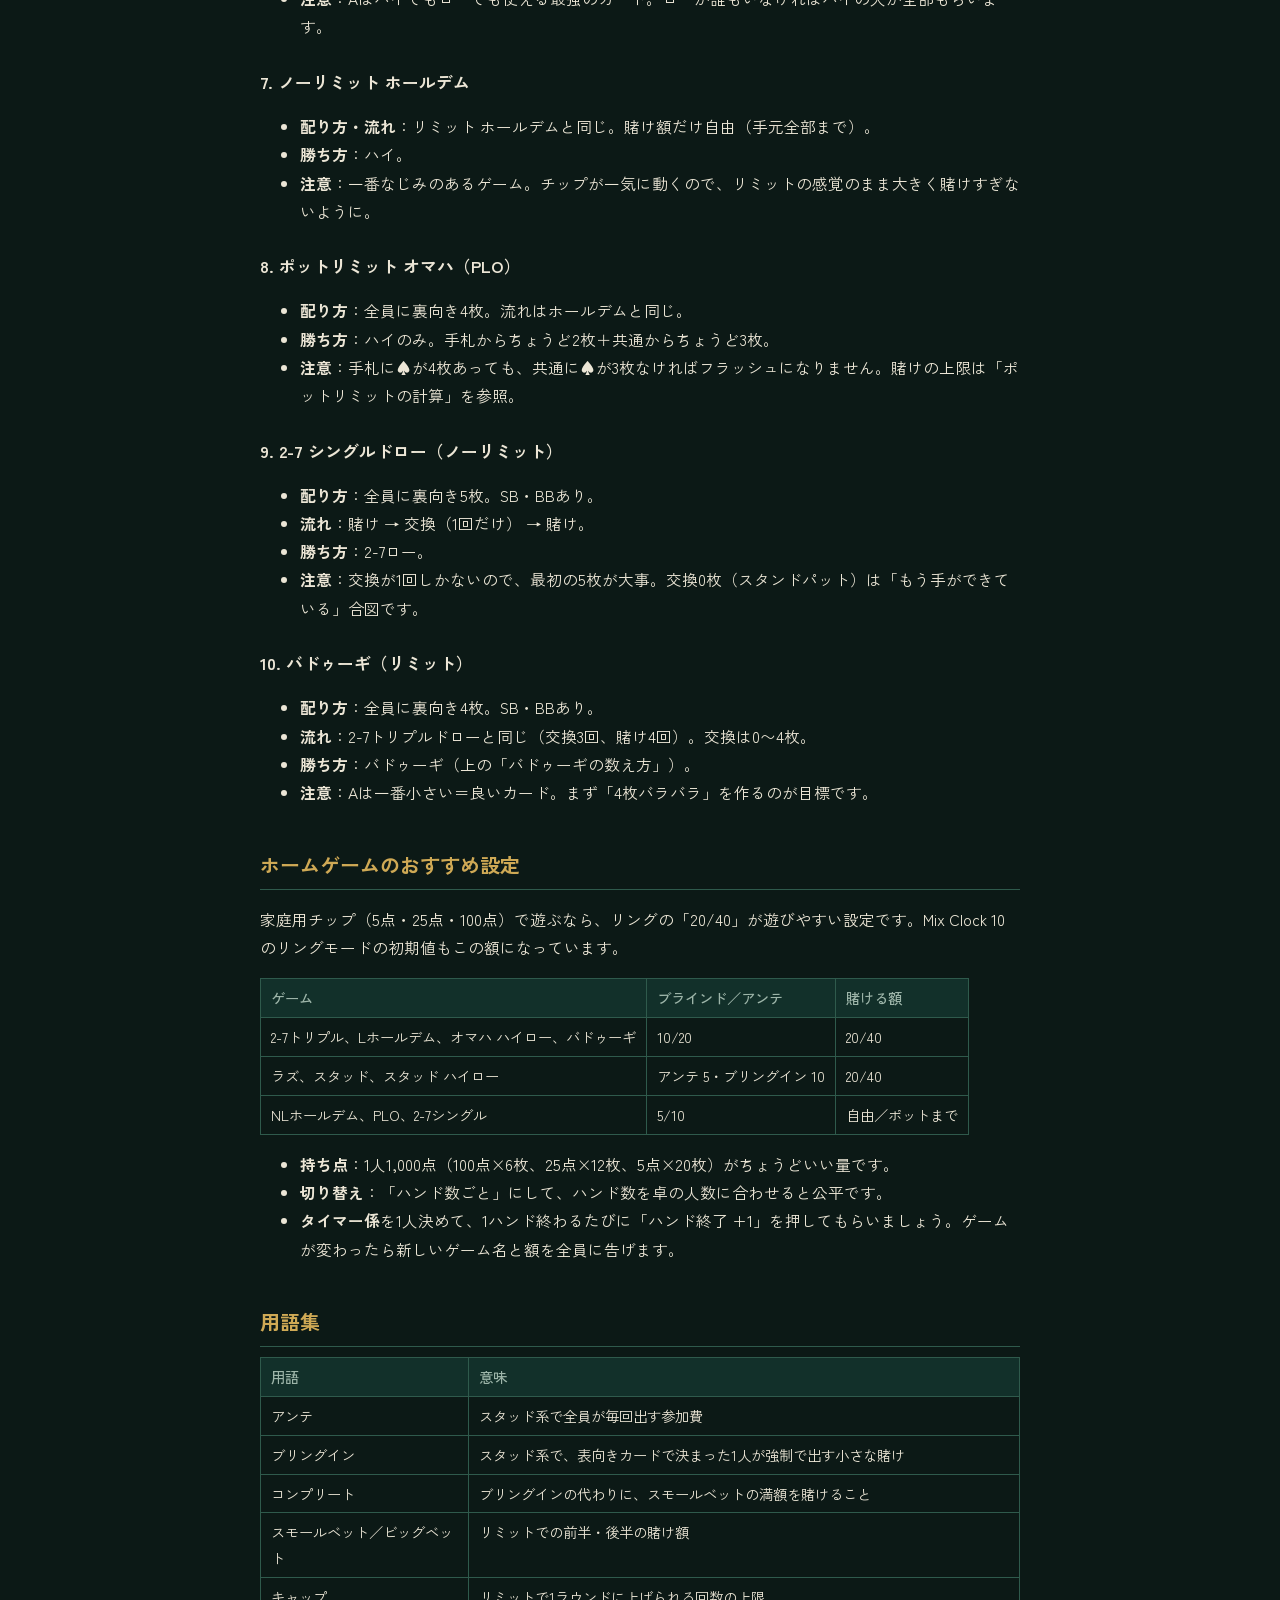
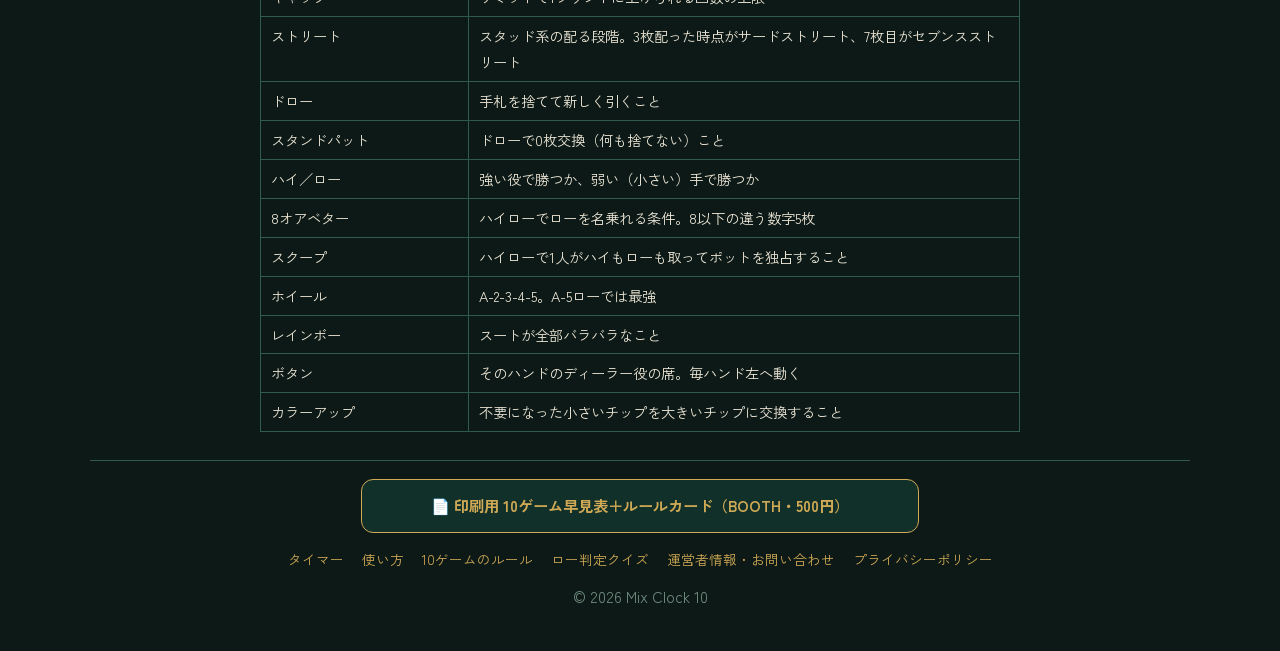
<file: rules.html>
<!DOCTYPE html>
<html lang="ja">
<head>
<meta charset="utf-8">
<meta name="viewport" content="width=device-width,initial-scale=1,viewport-fit=cover">
<title>10ゲームミックスのルール かんたん説明書｜Mix Clock 10</title>
<meta name="description" content="10ゲームミックス（2-7トリプルドロー、リミットホールデム、オマハハイロー、ラズ、スタッド、スタッドハイロー、NLホールデム、PLO、2-7シングルドロー、バドゥーギ）のルールを初心者向けにやさしく解説。">
<link rel="stylesheet" href="https://fonts.googleapis.com/css2?family=Bodoni+Moda:opsz,wght@6..96,700&family=Zen+Kaku+Gothic+New:wght@400;700&display=swap">
<link rel="stylesheet" href="site.css">
</head>
<body class="doc">
<main>
<a class="back" href="index.html">← タイマーに戻る</a>
<h1>10ゲームミックス かんたん説明書</h1>
<p class="lead">10種類のポーカーを決まった順番で遊ぶ「10ゲームミックス」のルールを、はじめての人向けにまとめました。全部を完璧に覚えなくても大丈夫。「今のゲームは何系か」「勝つのはハイかローか」の2つが分かれば遊べます。</p>

<p><a class="cta" href="https://yupoker.booth.pm/items/9135566" target="_blank" rel="noopener">このルールを印刷用カードにした早見表（BOOTH・500円）</a></p>

<div class="toc">
<p><b>もくじ</b></p>
<ol>
<li><a href="#types">10ゲームの3つの系統</a></li>
<li><a href="#bet">賭け方の3タイプ</a></li>
<li><a href="#hands">役の強さとローの数え方</a></li>
<li><a href="#games">ゲーム別ルール</a></li>
<li><a href="#home">ホームゲームのおすすめ設定</a></li>
<li><a href="#words">用語集</a></li>
</ol>
</div>

<h2 id="types">10ゲームの3つの系統</h2>
<table>
<tr><th>系統</th><th>ゲーム</th><th>特徴</th></tr>
<tr><td>フロップ系</td><td>ノーリミット ホールデム、リミット ホールデム、PLO、オマハ ハイロー</td><td>真ん中に5枚の共通カードが出る</td></tr>
<tr><td>スタッド系</td><td>スタッド、ラズ、スタッド ハイロー</td><td>各自に表向き・裏向きのカードが配られる。共通カードなし</td></tr>
<tr><td>ドロー系</td><td>2-7 シングルドロー、2-7 トリプルドロー、バドゥーギ</td><td>手札を捨てて引き直す。共通カードなし</td></tr>
</table>
<p>ゲームは一定のハンド数（または時間）ごとに次へ切り替わります。切り替わったらタイマーの大きな文字で「次は何のゲームか」「ブラインドやアンテはいくらか」を確認しましょう。</p>

<h2 id="bet">賭け方の3タイプ</h2>
<p>10ゲームのうち3つが「好きな額を賭けられる」ゲームで、残り7つは「賭ける額が決まっている」リミットです。</p>
<table>
<tr><th>タイプ</th><th>賭けられる額</th><th>対象ゲーム</th></tr>
<tr><td>ノーリミット(NL)</td><td>手元のチップ全部まで自由。最小ベットはBB、レイズは直前の上げ幅以上</td><td>NLホールデム、2-7シングルドロー</td></tr>
<tr><td>ポットリミット(PL)</td><td>最大で「ポットの額」まで</td><td>PLO</td></tr>
<tr><td>リミット</td><td>金額が固定。前半は「スモールベット」、後半はその2倍の「ビッグベット」</td><td>残りの7ゲーム</td></tr>
</table>
<h3>リミットのコツ</h3>
<ul>
<li>「リミット 20/40」は、前半は20ずつ、後半は40ずつしか賭けられないという意味です。</li>
<li>レイズも同じ額ずつ。前半なら「20ベット → 40にレイズ → 60にリレイズ」と積み上がります。</li>
<li>1回の賭けラウンドで上げられるのは「ベット＋3回のレイズ」まで（キャップ）。場によっては4回までなので、始める前に確認しましょう。</li>
</ul>
<h3>ポットリミットの計算</h3>
<p>上限は「自分がコールしたあとのポット額」だけ上乗せできる額です。例：ポット100で相手が50ベット → 自分が50コールするとポット200 → さらに200上乗せできるので、最大「250にレイズ」。迷ったら「ポット」と宣言して、みんなで計算すればOKです。</p>
<h3>ブラインドとアンテ</h3>
<ul>
<li><b>フロップ系・ドロー系</b>：ボタンの左隣がSB、その左がBBを毎回出します。ボタンは1ハンドごとに左へ移動。</li>
<li><b>スタッド系</b>：ボタンもブラインドもありません。全員が「アンテ」を出し、表向きカードで決まった1人が「ブリングイン」（強制の小さな賭け）を出します。ブリングインの人は、代わりにスモールベットの満額を賭けても構いません（コンプリート）。</li>
</ul>

<h2 id="hands">役の強さとローの数え方</h2>
<p>勝ち方は4種類だけです。ゲームが変わったら、まず「どの勝ち方か」を確認しましょう。</p>
<table>
<tr><th>勝ち方</th><th>一番強い手</th><th>Aの扱い</th><th>ストレート・フラッシュ</th><th>使うゲーム</th></tr>
<tr><td>ハイ（普通の役）</td><td>ロイヤルフラッシュ</td><td>強い（1もOK）</td><td>役になる</td><td>NL・Lホールデム、PLO、スタッド、ハイローのハイ側</td></tr>
<tr><td>A-5ロー</td><td>A-2-3-4-5</td><td>一番弱い＝良い</td><td>無視する</td><td>ラズ、ハイローのロー側</td></tr>
<tr><td>2-7ロー</td><td>7-5-4-3-2（スートバラバラ）</td><td>一番強い＝悪い</td><td>役として数える（悪い）</td><td>2-7シングル・トリプルドロー</td></tr>
<tr><td>バドゥーギ</td><td>A-2-3-4で全部違うスート</td><td>一番弱い＝良い</td><td>関係なし</td><td>バドゥーギ</td></tr>
</table>
<h3>ハイの役（強い順）</h3>
<ol>
<li>ロイヤルフラッシュ（同じスートの10-J-Q-K-A）</li>
<li>ストレートフラッシュ（同じスートで連番）</li>
<li>フォーカード（同じ数字4枚）</li>
<li>フルハウス（3枚＋2枚）</li>
<li>フラッシュ（同じスート5枚）</li>
<li>ストレート（連番5枚）</li>
<li>スリーカード</li>
<li>ツーペア</li>
<li>ワンペア</li>
<li>ハイカード（何もなし）</li>
</ol>
<h3>ローの比べ方（A-5・2-7共通）</h3>
<ul>
<li>5枚を大きい数字から並べて、<b>一番大きいカードが小さい方が勝ち</b>。同じなら2番目、その次…と比べます。</li>
<li>例：8-5-4-3-2 より 7-6-5-4-3 の方が強い（8より7が小さい）。</li>
<li>ペアは大失敗。ローでは「全部違う数字」が基本です。</li>
<li>2-7では A とストレート・フラッシュに注意。2-3-4-5-6は「ストレート」なので弱い手です。</li>
</ul>
<p>👉 <a href="quiz.html">ロー判定クイズ</a>で、どっちが強いかを練習できます。</p>
<h3>ハイロー（オマハ ハイロー、スタッド ハイロー）</h3>
<ul>
<li>ポットを「ハイの勝者」と「ローの勝者」で半分ずつ分けます。1人が両方取ることもあります（スクープ）。</li>
<li>ローは「8以下の違う数字5枚」が作れた人だけが権利を持ちます（8オアベター）。誰も作れなければハイの人が全部もらいます。</li>
</ul>
<h3>バドゥーギの数え方</h3>
<ul>
<li>手札は4枚。「スートも数字も全部バラバラ」の4枚がバドゥーギです。</li>
<li>スートか数字がかぶったカードは数えず、残った枚数で勝負します。<b>4枚の手は、どんな3枚の手にも勝ちます</b>。</li>
<li>同じ枚数なら、一番大きいカードが小さい方が勝ち（Aが一番小さい）。</li>
<li>例：♠A ♥2 ♦3 ♣4 は最強。♠A ♠2 ♦3 ♦4 は♠と♦がかぶるので2枚の手です。</li>
</ul>

<h2 id="games">ゲーム別ルール</h2>
<p>タイマーの標準の順番で並べています。</p>

<h3>1. 2-7 トリプルドロー（リミット）</h3>
<ul>
<li><b>配り方</b>：全員に裏向き5枚。SB・BBあり。</li>
<li><b>流れ</b>：賭け → 交換 → 賭け → 交換 → 賭け → 交換 → 賭け。交換は3回、毎回0〜5枚を捨てて同じ枚数引きます。最初の2回の賭けはスモールベット、後の2回はビッグベット。</li>
<li><b>勝ち方</b>：2-7ロー。最強は7-5-4-3-2。</li>
<li><b>注意</b>：Aは「一番強い＝悪い」カード。ストレートやフラッシュになると負けやすいので気をつけましょう。山札が足りなくなったら、それまでに捨てたカードを混ぜて使います。</li>
</ul>
<h3>2. リミット ホールデム</h3>
<ul>
<li><b>配り方</b>：全員に裏向き2枚。SB・BBあり。</li>
<li><b>流れ</b>：賭け → 共通カード3枚（フロップ） → 賭け → 1枚（ターン） → 賭け → 1枚（リバー） → 賭け。フロップまではスモールベット、ターンからはビッグベット。</li>
<li><b>勝ち方</b>：手札2枚と共通5枚のうち好きな5枚でハイ。</li>
<li><b>注意</b>：普通のホールデムと同じで、賭け額が固定なだけ。</li>
</ul>
<h3>3. オマハ ハイロー（リミット）</h3>
<ul>
<li><b>配り方</b>：全員に裏向き4枚。SB・BBあり。</li>
<li><b>流れ</b>：リミット ホールデムと同じ（共通カードは合計5枚）。</li>
<li><b>勝ち方</b>：ハイとロー（8オアベター）でポットを半分ずつ。</li>
<li><b>注意</b>：<b>必ず手札からちょうど2枚、共通からちょうど3枚</b>を使います。ハイとローで違う2枚を選んでOK。共通カードに8以下の違う数字が3枚なければ、そのハンドはローなし。</li>
</ul>
<h3>4. ラズ（リミット）</h3>
<ul>
<li><b>配り方</b>：全員がアンテを出し、裏2枚＋表向き1枚。</li>
<li><b>流れ</b>：表向きカードが一番大きい人（Kが最悪、Aは一番小さい）がブリングイン。その後、表向きで2枚目・3枚目・4枚目、7枚目だけ裏向きで配り、そのたびに賭けます（合計5回）。2回目まではスモールベット、3回目以降はビッグベット。</li>
<li><b>勝ち方</b>：7枚から好きな5枚でA-5ロー。</li>
<li><b>注意</b>：2回目以降は「表向きが一番ローとして強い人」から賭けます。1デッキなら7人までが安心。8人でカードが足りなければ、7枚目は共通カード1枚を全員で使います。</li>
</ul>
<h3>5. セブンカード スタッド（リミット）</h3>
<ul>
<li><b>配り方・流れ</b>：ラズと同じ。</li>
<li><b>違うところ</b>：ブリングインは表向きが<b>一番小さい</b>人。2回目以降は「表向きが一番強い人」から賭けます。</li>
<li><b>勝ち方</b>：7枚から好きな5枚でハイ。</li>
<li><b>注意</b>：ブリングインで同じ数字が並んだらスートで決めます（弱い順に♣→♦→♥→♠）。他人の表向きカードや降りた人のカードを覚えておくと有利です。</li>
</ul>
<h3>6. スタッド ハイロー（リミット）</h3>
<ul>
<li><b>配り方・流れ</b>：スタッドと同じ（ブリングインは表向きが一番小さい人）。</li>
<li><b>勝ち方</b>：ハイとロー（8オアベター）で半分ずつ。7枚のうちハイ用とロー用で違う5枚を選んでOK。</li>
<li><b>注意</b>：Aはハイでもローでも使える最強のカード。ローが誰もいなければハイの人が全部もらいます。</li>
</ul>
<h3>7. ノーリミット ホールデム</h3>
<ul>
<li><b>配り方・流れ</b>：リミット ホールデムと同じ。賭け額だけ自由（手元全部まで）。</li>
<li><b>勝ち方</b>：ハイ。</li>
<li><b>注意</b>：一番なじみのあるゲーム。チップが一気に動くので、リミットの感覚のまま大きく賭けすぎないように。</li>
</ul>
<h3>8. ポットリミット オマハ（PLO）</h3>
<ul>
<li><b>配り方</b>：全員に裏向き4枚。流れはホールデムと同じ。</li>
<li><b>勝ち方</b>：ハイのみ。手札からちょうど2枚＋共通からちょうど3枚。</li>
<li><b>注意</b>：手札に♠が4枚あっても、共通に♠が3枚なければフラッシュになりません。賭けの上限は「ポットリミットの計算」を参照。</li>
</ul>
<h3>9. 2-7 シングルドロー（ノーリミット）</h3>
<ul>
<li><b>配り方</b>：全員に裏向き5枚。SB・BBあり。</li>
<li><b>流れ</b>：賭け → 交換（1回だけ） → 賭け。</li>
<li><b>勝ち方</b>：2-7ロー。</li>
<li><b>注意</b>：交換が1回しかないので、最初の5枚が大事。交換0枚（スタンドパット）は「もう手ができている」合図です。</li>
</ul>
<h3>10. バドゥーギ（リミット）</h3>
<ul>
<li><b>配り方</b>：全員に裏向き4枚。SB・BBあり。</li>
<li><b>流れ</b>：2-7トリプルドローと同じ（交換3回、賭け4回）。交換は0〜4枚。</li>
<li><b>勝ち方</b>：バドゥーギ（上の「バドゥーギの数え方」）。</li>
<li><b>注意</b>：Aは一番小さい＝良いカード。まず「4枚バラバラ」を作るのが目標です。</li>
</ul>

<h2 id="home">ホームゲームのおすすめ設定</h2>
<p>家庭用チップ（5点・25点・100点）で遊ぶなら、リングの「20/40」が遊びやすい設定です。Mix Clock 10のリングモードの初期値もこの額になっています。</p>
<table>
<tr><th>ゲーム</th><th>ブラインド／アンテ</th><th>賭ける額</th></tr>
<tr><td>2-7トリプル、Lホールデム、オマハ ハイロー、バドゥーギ</td><td>10/20</td><td>20/40</td></tr>
<tr><td>ラズ、スタッド、スタッド ハイロー</td><td>アンテ 5・ブリングイン 10</td><td>20/40</td></tr>
<tr><td>NLホールデム、PLO、2-7シングル</td><td>5/10</td><td>自由／ポットまで</td></tr>
</table>
<ul>
<li><b>持ち点</b>：1人1,000点（100点×6枚、25点×12枚、5点×20枚）がちょうどいい量です。</li>
<li><b>切り替え</b>：「ハンド数ごと」にして、ハンド数を卓の人数に合わせると公平です。</li>
<li><b>タイマー係</b>を1人決めて、1ハンド終わるたびに「ハンド終了 +1」を押してもらいましょう。ゲームが変わったら新しいゲーム名と額を全員に告げます。</li>
</ul>

<h2 id="words">用語集</h2>
<table>
<tr><th>用語</th><th>意味</th></tr>
<tr><td>アンテ</td><td>スタッド系で全員が毎回出す参加費</td></tr>
<tr><td>ブリングイン</td><td>スタッド系で、表向きカードで決まった1人が強制で出す小さな賭け</td></tr>
<tr><td>コンプリート</td><td>ブリングインの代わりに、スモールベットの満額を賭けること</td></tr>
<tr><td>スモールベット／ビッグベット</td><td>リミットでの前半・後半の賭け額</td></tr>
<tr><td>キャップ</td><td>リミットで1ラウンドに上げられる回数の上限</td></tr>
<tr><td>ストリート</td><td>スタッド系の配る段階。3枚配った時点がサードストリート、7枚目がセブンスストリート</td></tr>
<tr><td>ドロー</td><td>手札を捨てて新しく引くこと</td></tr>
<tr><td>スタンドパット</td><td>ドローで0枚交換（何も捨てない）こと</td></tr>
<tr><td>ハイ／ロー</td><td>強い役で勝つか、弱い（小さい）手で勝つか</td></tr>
<tr><td>8オアベター</td><td>ハイローでローを名乗れる条件。8以下の違う数字5枚</td></tr>
<tr><td>スクープ</td><td>ハイローで1人がハイもローも取ってポットを独占すること</td></tr>
<tr><td>ホイール</td><td>A-2-3-4-5。A-5ローでは最強</td></tr>
<tr><td>レインボー</td><td>スートが全部バラバラなこと</td></tr>
<tr><td>ボタン</td><td>そのハンドのディーラー役の席。毎ハンド左へ動く</td></tr>
<tr><td>カラーアップ</td><td>不要になった小さいチップを大きいチップに交換すること</td></tr>
</table>
</main>
<footer id="sitefoot"></footer>
<script src="site.js"></script>
</body>
</html>
</file>
<file: site.css>
/* 共通フッター＋読み物ページ */
#sitefoot{max-width:1100px;margin:28px auto 0;padding:18px 0 0;border-top:1px solid #2f5a4c;text-align:center;font-family:"Zen Kaku Gothic New","Hiragino Sans","Yu Gothic",system-ui,sans-serif}
.footnav{display:flex;flex-wrap:wrap;justify-content:center;gap:6px 18px;font-size:.85rem}
.footnav a{color:#9db5a9;text-decoration:none}
.footnav a:hover{color:#cfa955}
.copy{color:#6f8a7e;font-size:.75rem;margin:12px 0 0}
.tipbtn{display:inline-block;margin:0 0 14px;padding:10px 18px;border-radius:999px;background:#cfa955;color:#1d1505;font-weight:700;text-decoration:none}

body.doc{background:#0c1916;color:#ece6d6;margin:0;font-family:"Zen Kaku Gothic New","Hiragino Sans","Yu Gothic",system-ui,sans-serif;line-height:1.8;padding:calc(16px + env(safe-area-inset-top)) max(16px,env(safe-area-inset-right)) calc(40px + env(safe-area-inset-bottom)) max(16px,env(safe-area-inset-left))}
.doc main{max-width:760px;margin:0 auto}
.doc .back{display:inline-block;margin-bottom:10px;color:#cfa955;text-decoration:none;font-size:.9rem}
.doc h1{font-family:"Bodoni Moda","Times New Roman",serif;font-size:1.9rem;line-height:1.3;margin:.2em 0 .6em}
.doc h2{font-size:1.25rem;margin:2em 0 .5em;padding-bottom:.3em;border-bottom:1px solid #2f5a4c;color:#cfa955}
.doc h3{font-size:1.05rem;margin:1.5em 0 .3em}
.doc p,.doc li{font-size:.98rem}
.doc a{color:#cfa955}
.doc table{border-collapse:collapse;width:100%;font-size:.9rem;margin:.6em 0;display:block;overflow-x:auto}
.doc th,.doc td{border:1px solid #2f5a4c;padding:6px 10px;text-align:left;vertical-align:top}
.doc th{background:#12302a;color:#9db5a9;font-weight:500;white-space:nowrap}
.doc .lead{color:#9db5a9}
.doc .cta{display:inline-block;margin:10px 0;padding:12px 22px;border-radius:12px;background:#cfa955;color:#1d1505;font-weight:700;text-decoration:none}
.doc .toc{background:#12302a;border:1px solid #2f5a4c;border-radius:12px;padding:10px 18px}
.doc .toc a{text-decoration:none}
.boothbtn{display:block;max-width:520px;margin:0 auto 14px;padding:12px 18px;border-radius:12px;border:1px solid #cfa955;color:#ece6d6;background:#12302a;font-weight:700;text-decoration:none;font-size:.95rem}
.boothbtn:hover{background:#173a30}
</file>
